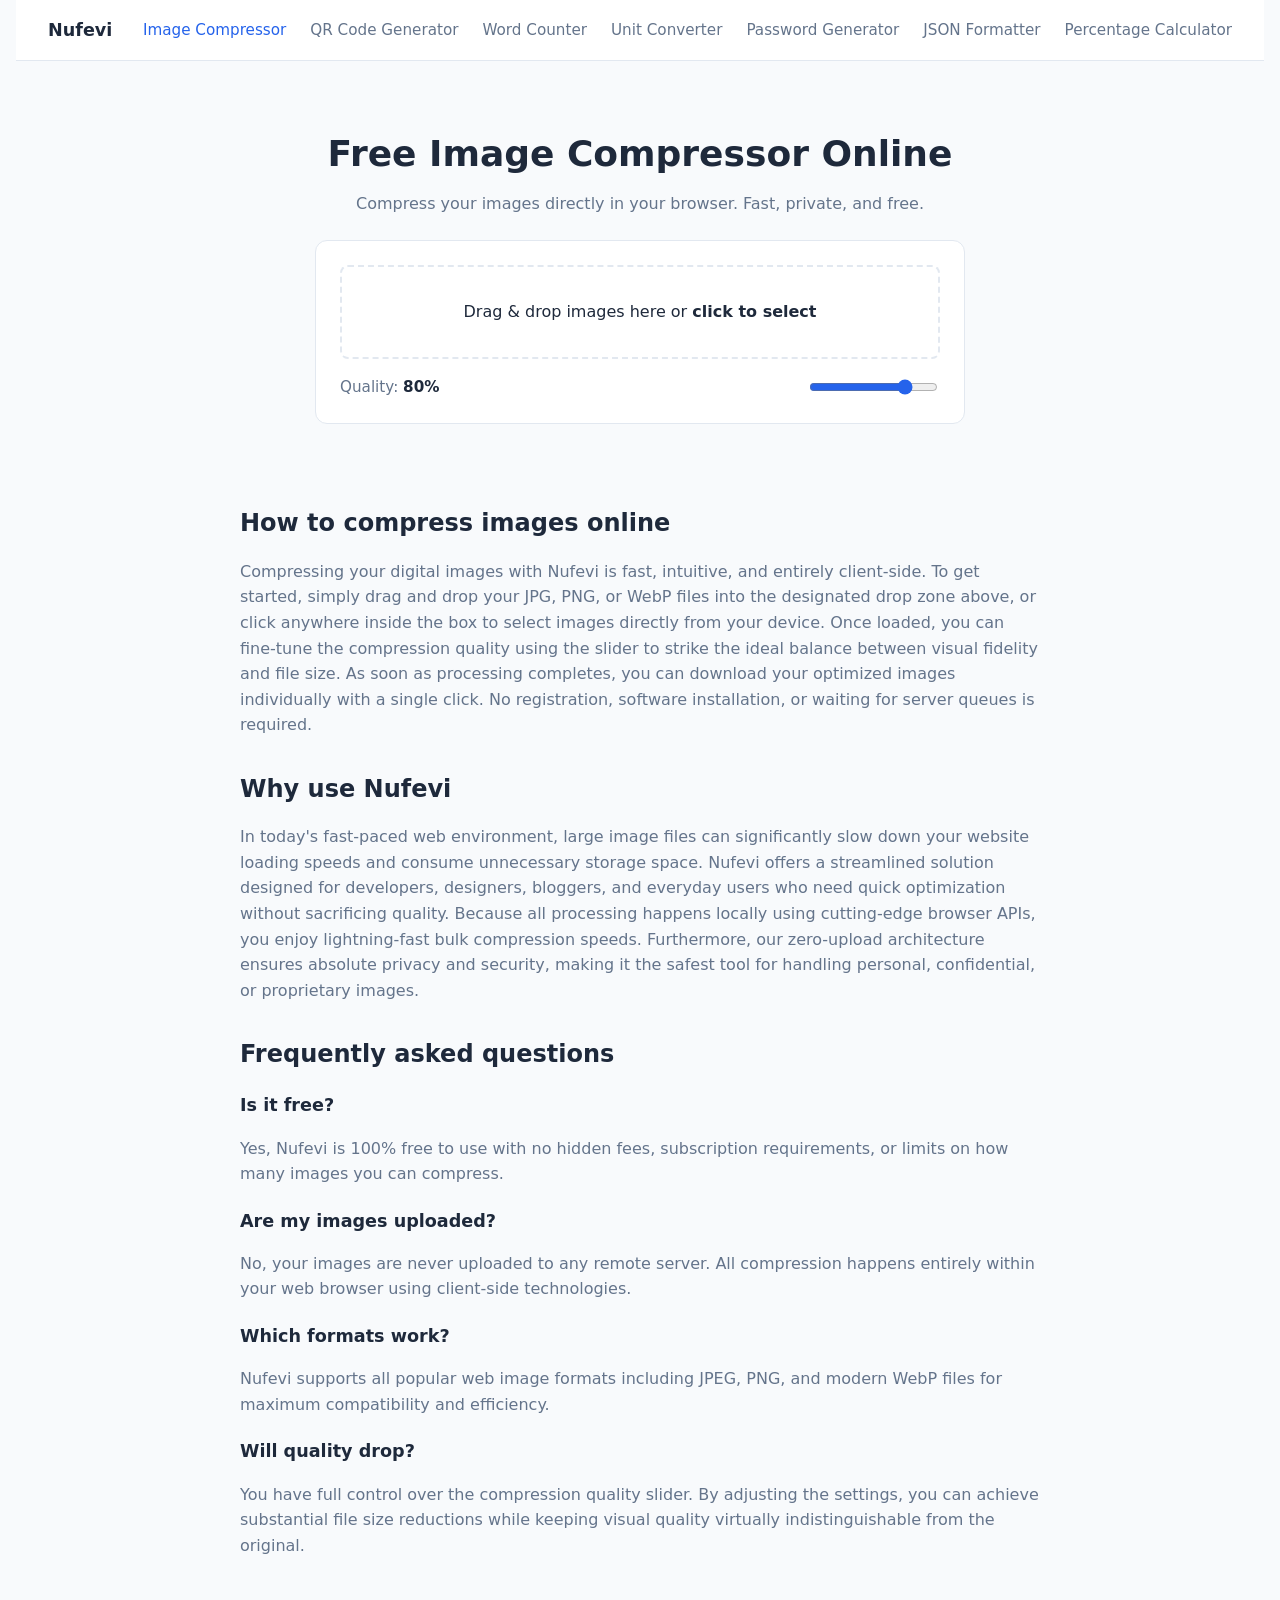
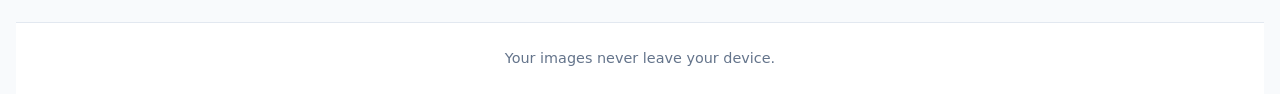
<file: index.html>
<!doctype html>
<html lang="en">
<head>
    <meta charset="UTF-8">
    <meta name="viewport" content="width=device-width, initial-scale=1.0">
    <title>Free Image Compressor Online - Reduce JPG, PNG, WebP Size</title>
    <meta name="google-site-verification" content="-G71B6LtMUlK70YrGAznAt5d-zvxf8aoWisI_3bTXkc" />
    <meta name="description" content="Nufevi is a free, private online image compressor that reduces JPG, PNG, and WebP file sizes instantly in your browser. No upload required.">
    <meta name="claude:viewport-fit-sides" content="cover">
    <style>
        :root {
            --bg: #f8fafc;
            --fg: #1e293b;
            --accent: #2563eb;
            --card-bg: #ffffff;
            --text-muted: #64748b;
            --border: #e2e8f0;
        }
        @media (prefers-color-scheme: dark) {
            :root:not([data-theme="light"]) {
                --bg: #0f172a;
                --fg: #f1f5f9;
                --accent: #60a5fa;
                --card-bg: #1e293b;
                --text-muted: #94a3b8;
                --border: #334155;
                color-scheme: dark;
            }
        }
        :root[data-theme="dark"] {
            --bg: #0f172a;
            --fg: #f1f5f9;
            --accent: #60a5fa;
            --card-bg: #1e293b;
            --text-muted: #94a3b8;
            --border: #334155;
            color-scheme: dark;
        }

        body {
            background: var(--bg);
            color: var(--fg);
            font-family: system-ui, -apple-system, sans-serif;
            margin: 0;
            padding-left: max(16px, env(safe-area-inset-left, 0px));
            padding-right: max(16px, env(safe-area-inset-right, 0px));
            padding-top: env(safe-area-inset-top, 0px);
            padding-bottom: env(safe-area-inset-bottom, 0px);
            line-height: 1.6;
        }

        /* Navbar */
        nav {
            background: var(--card-bg);
            border-bottom: 1px solid var(--border);
            padding: 1rem 2rem;
            display: flex;
            justify-content: space-between;
            align-items: center;
        }
        nav .brand {
            font-weight: 700;
            font-size: 1.1rem;
            color: var(--fg);
            text-decoration: none;
        }
        nav .nav-links {
            display: flex;
            gap: 1.5rem;
            list-style: none;
            margin: 0;
            padding: 0;
        }
        nav .nav-links a {
            color: var(--text-muted);
            text-decoration: none;
            font-size: 0.95rem;
            transition: color 0.2s;
        }
        nav .nav-links a:hover, nav .nav-links a.active {
            color: var(--accent);
        }

        header { padding: 2.5rem 1rem 1.5rem; text-align: center; }
        h1 { font-size: 2.25rem; margin-bottom: 0.5rem; }
        p.subtitle { color: var(--text-muted); max-width: 600px; margin: 0 auto; }

        .controls {
            background: var(--card-bg);
            padding: 1.5rem;
            border-radius: 12px;
            border: 1px solid var(--border);
            max-width: 600px;
            margin: 0 auto 2rem;
            display: flex;
            flex-direction: column;
            gap: 1rem;
        }

        .drop-zone {
            border: 2px dashed var(--border);
            padding: 2rem;
            text-align: center;
            border-radius: 8px;
            cursor: pointer;
            transition: border-color 0.2s;
        }
        .drop-zone:hover { border-color: var(--accent); }

        .image-list {
            display: flex;
            flex-direction: column;
            gap: 1rem;
            max-width: 800px;
            margin: 0 auto 3rem;
            padding: 0 1rem;
        }

        .image-card {
            background: var(--card-bg);
            padding: 1rem;
            border-radius: 8px;
            border: 1px solid var(--border);
            display: flex;
            align-items: center;
            gap: 1rem;
            overflow: hidden;
        }
        .image-card img { width: 64px; height: 64px; object-fit: cover; border-radius: 4px; }
        .details { flex-grow: 1; min-width: 0; }
        .details h4 { margin: 0; white-space: nowrap; overflow: hidden; text-overflow: ellipsis; }
        .details p { margin: 0; font-size: 0.85rem; color: var(--text-muted); }
        button, a.download-btn {
            padding: 0.5rem 1rem;
            border-radius: 6px;
            border: none;
            background: var(--accent);
            color: white;
            cursor: pointer;
            text-decoration: none;
            font-size: 0.9rem;
            display: inline-block;
            text-align: center;
        }
        a.download-btn:hover { opacity: 0.9; }

        /* SEO Content Section */
        .seo-content {
            max-width: 800px;
            margin: 0 auto 4rem;
            padding: 0 1rem;
        }
        .seo-content h2 {
            font-size: 1.5rem;
            margin-top: 2rem;
            margin-bottom: 1rem;
            color: var(--fg);
        }
        .seo-content p {
            color: var(--text-muted);
            margin-bottom: 1rem;
        }
        .faq-item {
            margin-bottom: 1.25rem;
        }
        .faq-item h3 {
            font-size: 1.1rem;
            margin-bottom: 0.35rem;
            color: var(--fg);
        }

        /* Footer */
        footer {
            background: var(--card-bg);
            border-top: 1px solid var(--border);
            text-align: center;
            padding: 1.5rem;
            color: var(--text-muted);
            font-size: 0.9rem;
        }
    </style>
    <link rel="stylesheet" href="nav.css">
</head>
<body>
    <nav>
        <a href="index.html" class="brand">Nufevi</a>
        <ul class="nav-links">
            <li><a href="index.html" class="active">Image Compressor</a></li>
            <li><a href="qr-code.html">QR Code Generator</a></li>
            <li><a href="word-counter.html">Word Counter</a></li>
            <li><a href="unit-converter.html">Unit Converter</a></li>
            <li><a href="password-generator.html">Password Generator</a></li>
            <li><a href="json-formatter.html">JSON Formatter</a></li>
            <li><a href="percentage-calculator.html">Percentage Calculator</a></li>
        </ul>
    </nav>

    <header>
        <h1>Free Image Compressor Online</h1>
        <p class="subtitle">Compress your images directly in your browser. Fast, private, and free.</p>
    </header>

    <main>
        <div class="controls">
            <div class="drop-zone" id="drop-zone">
                Drag & drop images here or <strong>click to select</strong>
                <input type="file" id="file-input" multiple accept="image/*" hidden>
            </div>
            <label style="display: flex; align-items: center; justify-content: space-between; font-size: 0.95rem; color: var(--text-muted);">
                <span>Quality: <strong id="quality-val" style="color: var(--fg);">80%</strong></span>
                <input type="range" id="quality" min="10" max="100" value="80" style="accent-color: var(--accent);">
            </label>
        </div>

        <div class="image-list" id="image-list"></div>

        <section class="seo-content">
            <h2>How to compress images online</h2>
            <p>Compressing your digital images with Nufevi is fast, intuitive, and entirely client-side. To get started, simply drag and drop your JPG, PNG, or WebP files into the designated drop zone above, or click anywhere inside the box to select images directly from your device. Once loaded, you can fine-tune the compression quality using the slider to strike the ideal balance between visual fidelity and file size. As soon as processing completes, you can download your optimized images individually with a single click. No registration, software installation, or waiting for server queues is required.</p>

            <h2>Why use Nufevi</h2>
            <p>In today's fast-paced web environment, large image files can significantly slow down your website loading speeds and consume unnecessary storage space. Nufevi offers a streamlined solution designed for developers, designers, bloggers, and everyday users who need quick optimization without sacrificing quality. Because all processing happens locally using cutting-edge browser APIs, you enjoy lightning-fast bulk compression speeds. Furthermore, our zero-upload architecture ensures absolute privacy and security, making it the safest tool for handling personal, confidential, or proprietary images.</p>

            <h2>Frequently asked questions</h2>

            <div class="faq-item">
                <h3>Is it free?</h3>
                <p>Yes, Nufevi is 100% free to use with no hidden fees, subscription requirements, or limits on how many images you can compress.</p>
            </div>

            <div class="faq-item">
                <h3>Are my images uploaded?</h3>
                <p>No, your images are never uploaded to any remote server. All compression happens entirely within your web browser using client-side technologies.</p>
            </div>

            <div class="faq-item">
                <h3>Which formats work?</h3>
                <p>Nufevi supports all popular web image formats including JPEG, PNG, and modern WebP files for maximum compatibility and efficiency.</p>
            </div>

            <div class="faq-item">
                <h3>Will quality drop?</h3>
                <p>You have full control over the compression quality slider. By adjusting the settings, you can achieve substantial file size reductions while keeping visual quality virtually indistinguishable from the original.</p>
            </div>
        </section>
    </main>

    <footer>
        Your images never leave your device.
    </footer>

    <script type="application/ld+json">
    {
      "@context": "https://schema.org",
      "@type": "FAQPage",
      "mainEntity": [
        {
          "@type": "Question",
          "name": "Is it free?",
          "acceptedAnswer": {
            "@type": "Answer",
            "text": "Yes, Nufevi is 100% free to use with no hidden fees, subscription requirements, or limits on how many images you can compress."
          }
        },
        {
          "@type": "Question",
          "name": "Are my images uploaded?",
          "acceptedAnswer": {
            "@type": "Answer",
            "text": "No, your images are never uploaded to any remote server. All compression happens entirely within your web browser using client-side technologies."
          }
        },
        {
          "@type": "Question",
          "name": "Which formats work?",
          "acceptedAnswer": {
            "@type": "Answer",
            "text": "Nufevi supports all popular web image formats including JPEG, PNG, and modern WebP files for maximum compatibility and efficiency."
          }
        },
        {
          "@type": "Question",
          "name": "Will quality drop?",
          "acceptedAnswer": {
            "@type": "Answer",
            "text": "You have full control over the compression quality slider. By adjusting the settings, you can achieve substantial file size reductions while keeping visual quality virtually indistinguishable from the original."
          }
        }
      ]
    }
    </script>

    <script>
        const fileInput = document.getElementById('file-input');
        const dropZone = document.getElementById('drop-zone');
        const imageList = document.getElementById('image-list');
        const qualityInput = document.getElementById('quality');
        const qualityVal = document.getElementById('quality-val');

        qualityInput.oninput = () => qualityVal.textContent = qualityInput.value + '%';

        dropZone.onclick = () => fileInput.click();

        fileInput.onchange = (e) => handleFiles(e.target.files);

        dropZone.ondragover = (e) => { e.preventDefault(); dropZone.style.borderColor = 'var(--accent)'; };
        dropZone.ondragleave = () => dropZone.style.borderColor = 'var(--border)';
        dropZone.ondrop = (e) => { e.preventDefault(); handleFiles(e.dataTransfer.files); };

        async function handleFiles(files) {
            for (const file of Array.from(files)) {
                const reader = new FileReader();
                reader.onload = async (e) => {
                    const img = new Image();
                    img.src = e.target.result;
                    img.onload = () => compress(img, file.name, file.size, file.type);
                };
                reader.readAsDataURL(file);
            }
        }

        // Helper to test if canvas toDataURL supports a given MIME type
        function supportsMimeType(mime) {
            const canvas = document.createElement('canvas');
            canvas.width = 1;
            canvas.height = 1;
            return canvas.toDataURL(mime).indexOf(mime) === 5;
        }

        async function compress(img, name, originalSize, originalType) {
            const canvas = document.createElement('canvas');
            canvas.width = img.width;
            canvas.height = img.height;
            const ctx = canvas.getContext('2d');
            ctx.drawImage(img, 0, 0);

            const quality = qualityInput.value / 100;

            let targetMime = originalType;
            if (originalType === 'image/png') {
                targetMime = supportsMimeType('image/webp') ? 'image/webp' : 'image/jpeg';
            } else if (originalType !== 'image/jpeg' && originalType !== 'image/webp') {
                targetMime = 'image/jpeg';
            }

            let dataUrl = canvas.toDataURL(targetMime, quality);
            let binary = atob(dataUrl.split(',')[1]);
            let newSize = binary.length;

            let isAlreadyOptimized = false;
            if (newSize >= originalSize) {
                isAlreadyOptimized = true;
                newSize = originalSize;
                dataUrl = img.src;
            }

            const lastDotIndex = name.lastIndexOf('.');
            const baseName = lastDotIndex !== -1 ? name.substring(0, lastDotIndex) : name;
            let ext = 'jpg';
            if (!isAlreadyOptimized) {
                if (targetMime === 'image/webp') ext = 'webp';
                else if (targetMime === 'image/jpeg') ext = 'jpg';
                else if (targetMime === 'image/png') ext = 'png';
            } else {
                if (lastDotIndex !== -1) {
                    ext = name.substring(lastDotIndex + 1);
                }
            }
            const newFileName = `${baseName}.${ext}`;

            let percentText = '';
            if (isAlreadyOptimized) {
                percentText = 'Already optimized';
            } else {
                const percent = ((1 - newSize / originalSize) * 100).toFixed(1);
                percentText = `Saved ${percent}%`;
            }

            const card = document.createElement('div');
            card.className = 'image-card';
            card.innerHTML = `
                <img src="${dataUrl}">
                <div class="details">
                    <h4>${name}</h4>
                    <p>${(originalSize/1024).toFixed(1)} KB → ${(newSize/1024).toFixed(1)} KB (${percentText})</p>
                </div>
                <a href="${dataUrl}" download="${newFileName}" class="download-btn">Download</a>
            `;
            imageList.appendChild(card);
        }
    </script>
    <script src="nav.js"></script>
</body>
</html>
</file>
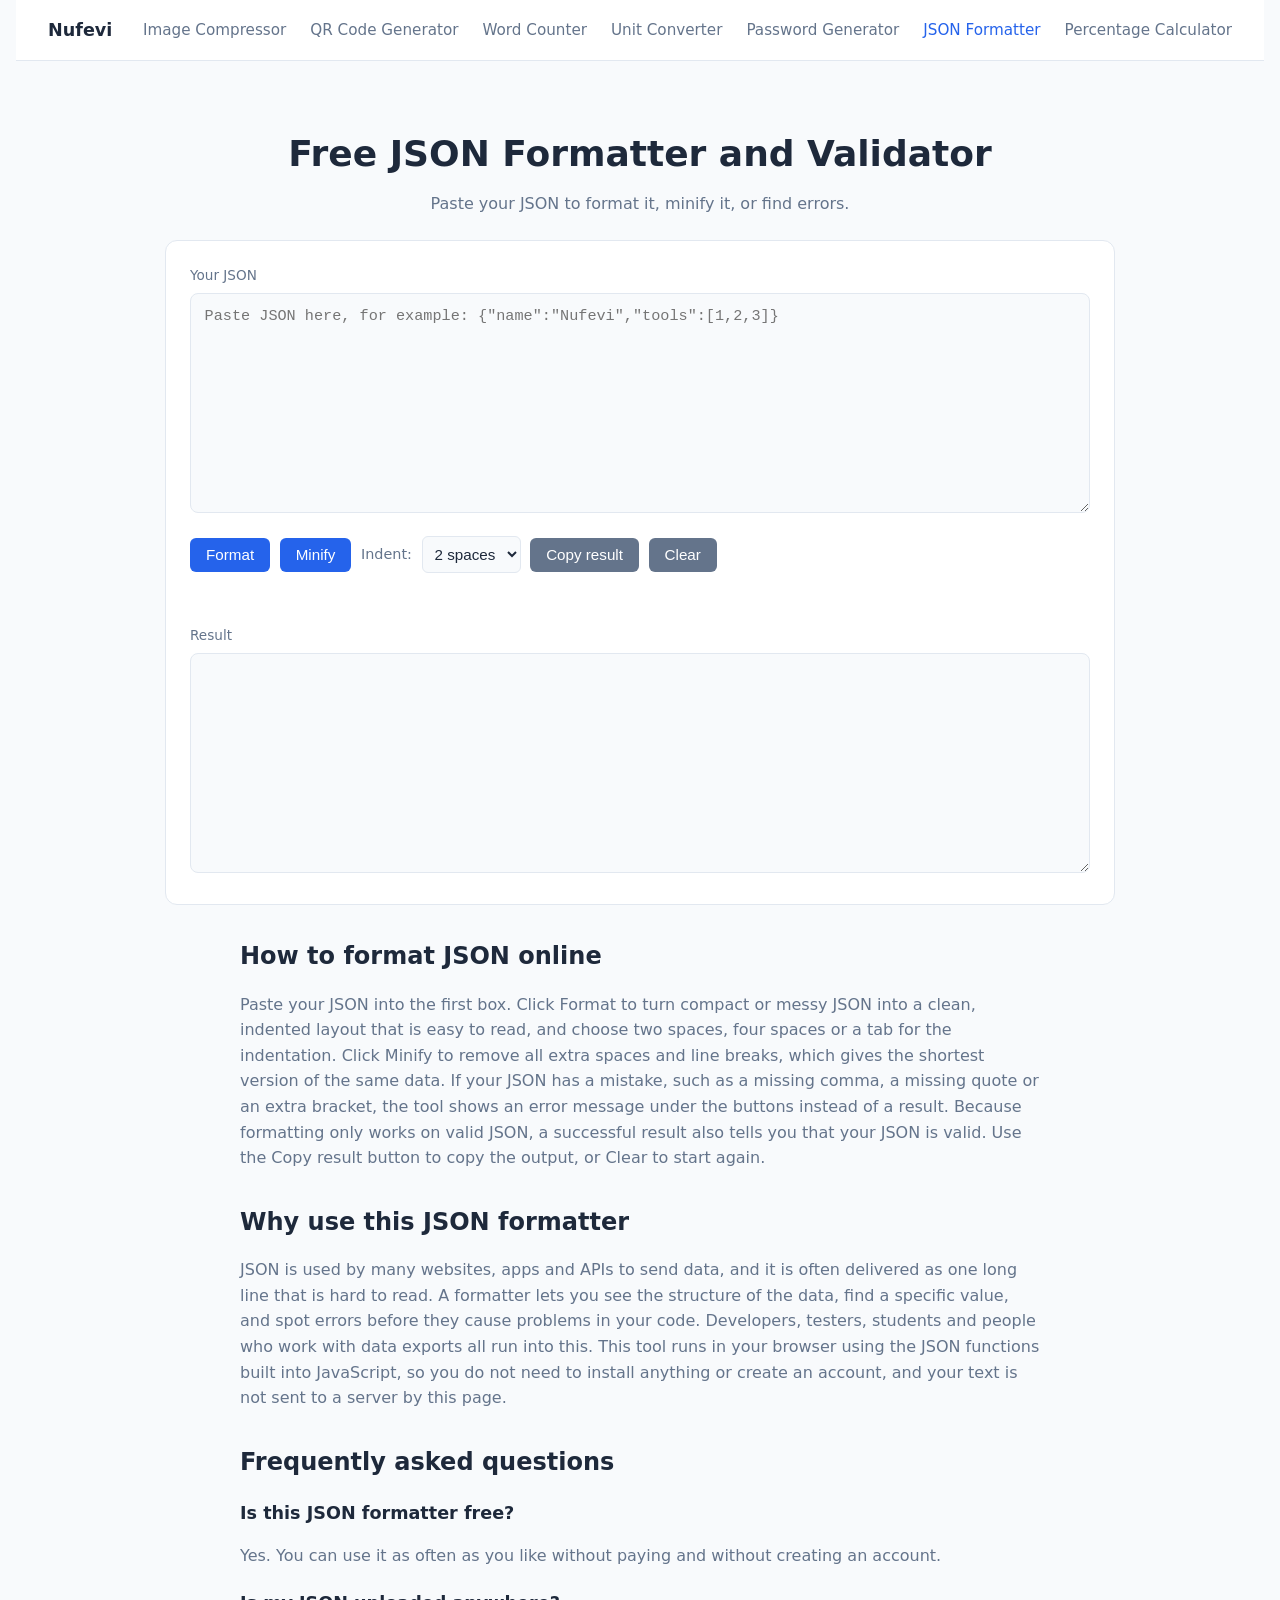
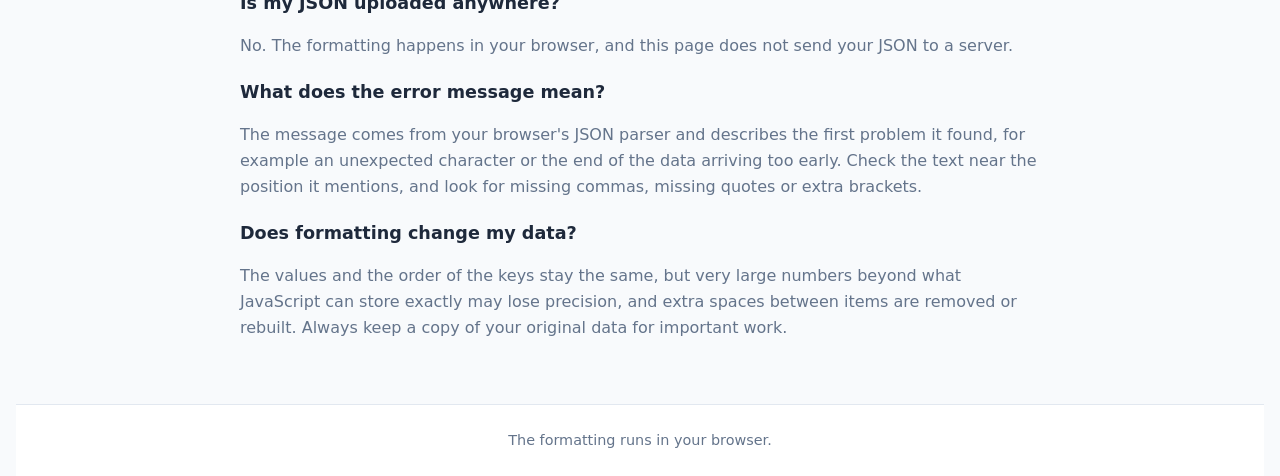
<file: json-formatter.html>
<!doctype html>
<html lang="en">
<head>
    <meta charset="UTF-8">
    <meta name="viewport" content="width=device-width, initial-scale=1.0">
    <title>Free JSON Formatter and Validator Online</title>
    <meta name="description" content="Format, beautify, minify and validate JSON online. Paste your JSON, see errors instantly and copy the result. Free and runs in your browser.">
    <style>
        :root {
            --bg: #f8fafc;
            --fg: #1e293b;
            --accent: #2563eb;
            --card-bg: #ffffff;
            --text-muted: #64748b;
            --border: #e2e8f0;
            --ok: #15803d;
            --err: #b91c1c;
        }
        @media (prefers-color-scheme: dark) {
            :root:not([data-theme="light"]) {
                --bg: #0f172a;
                --fg: #f1f5f9;
                --accent: #60a5fa;
                --card-bg: #1e293b;
                --text-muted: #94a3b8;
                --border: #334155;
                --ok: #4ade80;
                --err: #f87171;
                color-scheme: dark;
            }
        }
        :root[data-theme="dark"] {
            --bg: #0f172a;
            --fg: #f1f5f9;
            --accent: #60a5fa;
            --card-bg: #1e293b;
            --text-muted: #94a3b8;
            --border: #334155;
            --ok: #4ade80;
            --err: #f87171;
            color-scheme: dark;
        }
        body {
            background: var(--bg);
            color: var(--fg);
            font-family: system-ui, -apple-system, sans-serif;
            margin: 0;
            padding-left: max(16px, env(safe-area-inset-left, 0px));
            padding-right: max(16px, env(safe-area-inset-right, 0px));
            padding-top: env(safe-area-inset-top, 0px);
            padding-bottom: env(safe-area-inset-bottom, 0px);
            line-height: 1.6;
        }
        nav {
            background: var(--card-bg);
            border-bottom: 1px solid var(--border);
            padding: 1rem 2rem;
            display: flex;
            justify-content: space-between;
            align-items: center;
            flex-wrap: wrap;
            gap: 0.5rem;
        }
        nav .brand {
            font-weight: 700;
            font-size: 1.1rem;
            color: var(--fg);
            text-decoration: none;
        }
        nav .nav-links {
            display: flex;
            gap: 1.5rem;
            list-style: none;
            margin: 0;
            padding: 0;
            flex-wrap: wrap;
        }
        nav .nav-links a {
            color: var(--text-muted);
            text-decoration: none;
            font-size: 0.95rem;
            transition: color 0.2s;
        }
        nav .nav-links a:hover, nav .nav-links a.active {
            color: var(--accent);
        }
        header { padding: 2.5rem 1rem 1.5rem; text-align: center; }
        h1 { font-size: 2.25rem; margin-bottom: 0.5rem; }
        p.subtitle { color: var(--text-muted); max-width: 600px; margin: 0 auto; }
        .tool {
            background: var(--card-bg);
            padding: 1.5rem;
            border-radius: 12px;
            border: 1px solid var(--border);
            max-width: 900px;
            margin: 0 auto 2rem;
        }
        label.block { display: block; font-size: 0.85rem; color: var(--text-muted); margin-bottom: 0.35rem; }
        textarea {
            width: 100%;
            min-height: 220px;
            box-sizing: border-box;
            padding: 0.85rem;
            border-radius: 8px;
            border: 1px solid var(--border);
            background: var(--bg);
            color: var(--fg);
            font-size: 0.95rem;
            font-family: ui-monospace, SFMono-Regular, Menlo, Consolas, monospace;
            resize: vertical;
            white-space: pre;
            overflow: auto;
        }
        textarea:focus { outline: 2px solid var(--accent); }
        .actions {
            display: flex;
            flex-wrap: wrap;
            gap: 0.6rem;
            align-items: center;
            margin: 1rem 0;
        }
        button {
            padding: 0.55rem 1rem;
            border-radius: 6px;
            border: none;
            background: var(--accent);
            color: white;
            cursor: pointer;
            font-size: 0.95rem;
        }
        button:hover { opacity: 0.9; }
        button.secondary { background: var(--text-muted); }
        select {
            padding: 0.5rem;
            border-radius: 6px;
            border: 1px solid var(--border);
            background: var(--bg);
            color: var(--fg);
            font-size: 0.95rem;
        }
        #status { min-height: 1.5rem; margin-bottom: 0.75rem; font-weight: 600; word-break: break-word; }
        #status.ok { color: var(--ok); }
        #status.err { color: var(--err); }
        .seo-content {
            max-width: 800px;
            margin: 0 auto 4rem;
            padding: 0 1rem;
        }
        .seo-content h2 {
            font-size: 1.5rem;
            margin-top: 2rem;
            margin-bottom: 1rem;
            color: var(--fg);
        }
        .seo-content p { color: var(--text-muted); margin-bottom: 1rem; }
        .faq-item { margin-bottom: 1.25rem; }
        .faq-item h3 { font-size: 1.1rem; margin-bottom: 0.35rem; color: var(--fg); }
        footer {
            background: var(--card-bg);
            border-top: 1px solid var(--border);
            text-align: center;
            padding: 1.5rem;
            color: var(--text-muted);
            font-size: 0.9rem;
        }
    </style>
    <link rel="stylesheet" href="nav.css">
</head>
<body>
    <nav>
        <a href="index.html" class="brand">Nufevi</a>
        <ul class="nav-links">
            <li><a href="index.html">Image Compressor</a></li>
            <li><a href="qr-code.html">QR Code Generator</a></li>
            <li><a href="word-counter.html">Word Counter</a></li>
            <li><a href="unit-converter.html">Unit Converter</a></li>
            <li><a href="password-generator.html">Password Generator</a></li>
            <li><a href="json-formatter.html" class="active">JSON Formatter</a></li>
            <li><a href="percentage-calculator.html">Percentage Calculator</a></li>
        </ul>
    </nav>

    <header>
        <h1>Free JSON Formatter and Validator</h1>
        <p class="subtitle">Paste your JSON to format it, minify it, or find errors.</p>
    </header>

    <main>
        <div class="tool">
            <label class="block" for="input">Your JSON</label>
            <textarea id="input" placeholder='Paste JSON here, for example: {"name":"Nufevi","tools":[1,2,3]}' spellcheck="false"></textarea>

            <div class="actions">
                <button id="format-btn">Format</button>
                <button id="minify-btn">Minify</button>
                <label for="indent" style="font-size:0.9rem;color:var(--text-muted);">Indent:</label>
                <select id="indent">
                    <option value="2">2 spaces</option>
                    <option value="4">4 spaces</option>
                    <option value="tab">Tab</option>
                </select>
                <button id="copy-btn" class="secondary">Copy result</button>
                <button id="clear-btn" class="secondary">Clear</button>
            </div>

            <div id="status"></div>

            <label class="block" for="output">Result</label>
            <textarea id="output" readonly spellcheck="false"></textarea>
        </div>

        <section class="seo-content">
            <h2>How to format JSON online</h2>
            <p>Paste your JSON into the first box. Click Format to turn compact or messy JSON into a clean, indented layout that is easy to read, and choose two spaces, four spaces or a tab for the indentation. Click Minify to remove all extra spaces and line breaks, which gives the shortest version of the same data. If your JSON has a mistake, such as a missing comma, a missing quote or an extra bracket, the tool shows an error message under the buttons instead of a result. Because formatting only works on valid JSON, a successful result also tells you that your JSON is valid. Use the Copy result button to copy the output, or Clear to start again.</p>

            <h2>Why use this JSON formatter</h2>
            <p>JSON is used by many websites, apps and APIs to send data, and it is often delivered as one long line that is hard to read. A formatter lets you see the structure of the data, find a specific value, and spot errors before they cause problems in your code. Developers, testers, students and people who work with data exports all run into this. This tool runs in your browser using the JSON functions built into JavaScript, so you do not need to install anything or create an account, and your text is not sent to a server by this page.</p>

            <h2>Frequently asked questions</h2>

            <div class="faq-item">
                <h3>Is this JSON formatter free?</h3>
                <p>Yes. You can use it as often as you like without paying and without creating an account.</p>
            </div>

            <div class="faq-item">
                <h3>Is my JSON uploaded anywhere?</h3>
                <p>No. The formatting happens in your browser, and this page does not send your JSON to a server.</p>
            </div>

            <div class="faq-item">
                <h3>What does the error message mean?</h3>
                <p>The message comes from your browser's JSON parser and describes the first problem it found, for example an unexpected character or the end of the data arriving too early. Check the text near the position it mentions, and look for missing commas, missing quotes or extra brackets.</p>
            </div>

            <div class="faq-item">
                <h3>Does formatting change my data?</h3>
                <p>The values and the order of the keys stay the same, but very large numbers beyond what JavaScript can store exactly may lose precision, and extra spaces between items are removed or rebuilt. Always keep a copy of your original data for important work.</p>
            </div>
        </section>
    </main>

    <footer>
        The formatting runs in your browser.
    </footer>

    <script type="application/ld+json">
    {
      "@context": "https://schema.org",
      "@type": "FAQPage",
      "mainEntity": [
        {
          "@type": "Question",
          "name": "Is this JSON formatter free?",
          "acceptedAnswer": {
            "@type": "Answer",
            "text": "Yes. You can use it as often as you like without paying and without creating an account."
          }
        },
        {
          "@type": "Question",
          "name": "Is my JSON uploaded anywhere?",
          "acceptedAnswer": {
            "@type": "Answer",
            "text": "No. The formatting happens in your browser, and this page does not send your JSON to a server."
          }
        },
        {
          "@type": "Question",
          "name": "What does the error message mean?",
          "acceptedAnswer": {
            "@type": "Answer",
            "text": "The message comes from your browser's JSON parser and describes the first problem it found, for example an unexpected character or the end of the data arriving too early. Check the text near the position it mentions, and look for missing commas, missing quotes or extra brackets."
          }
        },
        {
          "@type": "Question",
          "name": "Does formatting change my data?",
          "acceptedAnswer": {
            "@type": "Answer",
            "text": "The values and the order of the keys stay the same, but very large numbers beyond what JavaScript can store exactly may lose precision, and extra spaces between items are removed or rebuilt. Always keep a copy of your original data for important work."
          }
        }
      ]
    }
    </script>

    <script>
        var inputEl = document.getElementById('input');
        var outputEl = document.getElementById('output');
        var statusEl = document.getElementById('status');
        var indentEl = document.getElementById('indent');

        function setStatus(text, cls) {
            statusEl.textContent = text;
            statusEl.className = cls || '';
        }

        function run(mode) {
            var raw = inputEl.value;
            if (!raw.trim()) {
                outputEl.value = '';
                setStatus('Paste some JSON first.', 'err');
                return;
            }
            try {
                var data = JSON.parse(raw);
                var indent = indentEl.value === 'tab' ? '\t' : Number(indentEl.value);
                outputEl.value = mode === 'minify' ? JSON.stringify(data) : JSON.stringify(data, null, indent);
                setStatus(mode === 'minify' ? 'Valid JSON. Minified.' : 'Valid JSON. Formatted.', 'ok');
            } catch (e) {
                outputEl.value = '';
                setStatus('Invalid JSON: ' + e.message, 'err');
            }
        }

        document.getElementById('format-btn').addEventListener('click', function () { run('format'); });
        document.getElementById('minify-btn').addEventListener('click', function () { run('minify'); });

        document.getElementById('clear-btn').addEventListener('click', function () {
            inputEl.value = '';
            outputEl.value = '';
            setStatus('', '');
            inputEl.focus();
        });

        document.getElementById('copy-btn').addEventListener('click', function () {
            var btn = document.getElementById('copy-btn');
            if (!outputEl.value) {
                setStatus('Nothing to copy yet. Click Format or Minify first.', 'err');
                return;
            }
            var done = function () {
                btn.textContent = 'Copied!';
                setTimeout(function () { btn.textContent = 'Copy result'; }, 1500);
            };
            if (navigator.clipboard && navigator.clipboard.writeText) {
                navigator.clipboard.writeText(outputEl.value).then(done);
            } else {
                outputEl.select();
                document.execCommand('copy');
                done();
            }
        });
    </script>
    <script src="nav.js"></script>
</body>
</html>
</file>
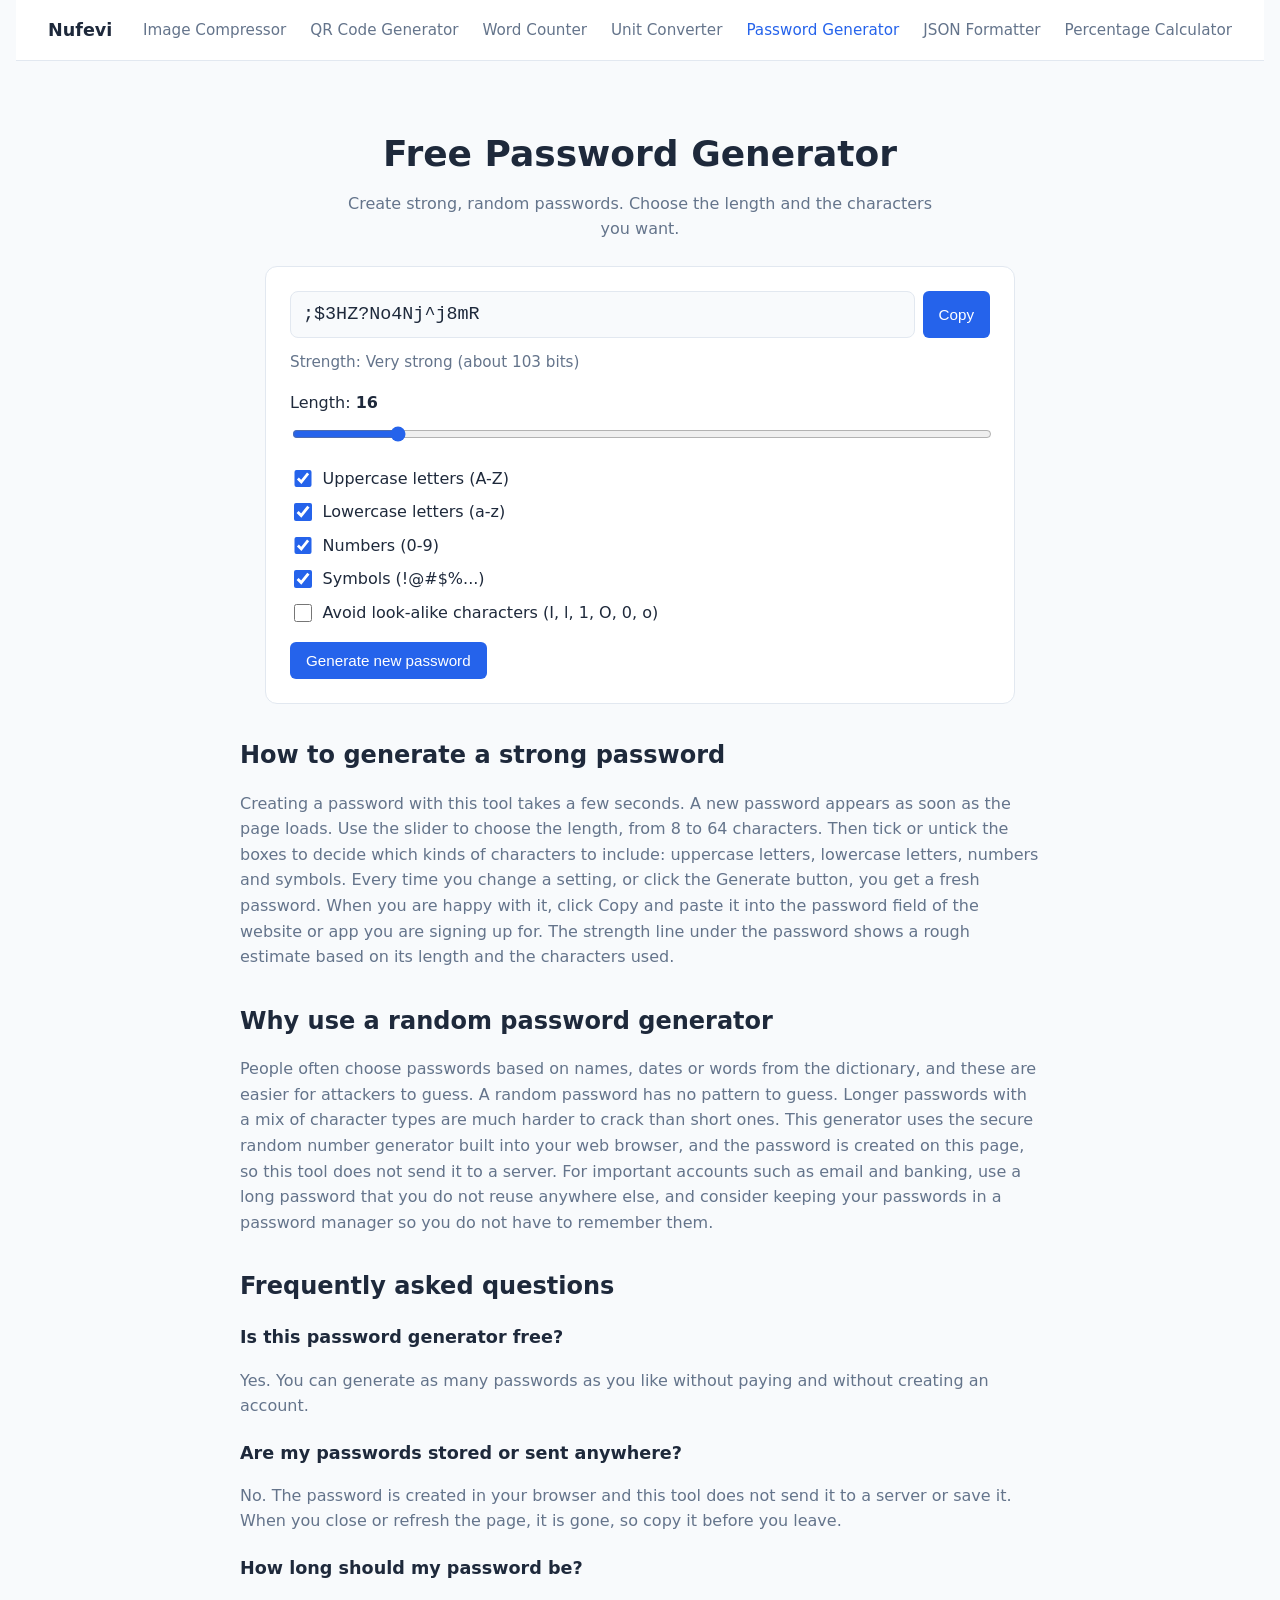
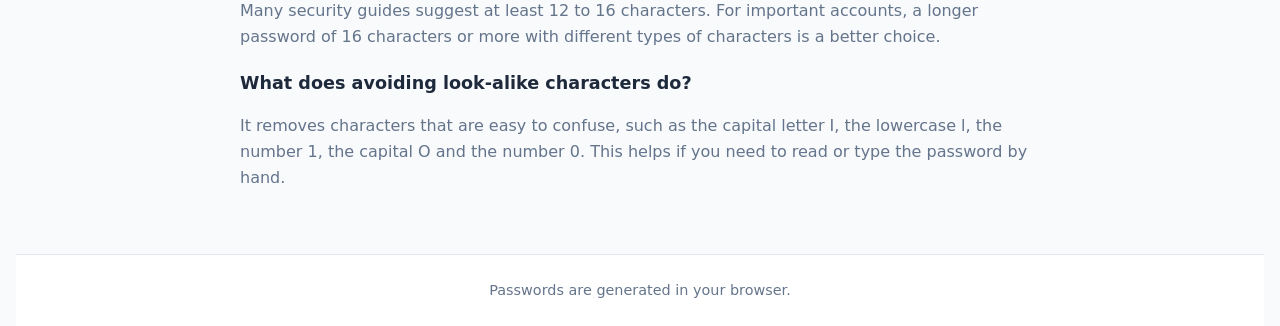
<file: password-generator.html>
<!doctype html>
<html lang="en">
<head>
    <meta charset="UTF-8">
    <meta name="viewport" content="width=device-width, initial-scale=1.0">
    <title>Free Password Generator - Create Strong Random Passwords</title>
    <meta name="description" content="Generate strong, random passwords instantly. Choose the length and characters, then copy. Free online password generator that runs in your browser.">
    <style>
        :root {
            --bg: #f8fafc;
            --fg: #1e293b;
            --accent: #2563eb;
            --card-bg: #ffffff;
            --text-muted: #64748b;
            --border: #e2e8f0;
        }
        @media (prefers-color-scheme: dark) {
            :root:not([data-theme="light"]) {
                --bg: #0f172a;
                --fg: #f1f5f9;
                --accent: #60a5fa;
                --card-bg: #1e293b;
                --text-muted: #94a3b8;
                --border: #334155;
                color-scheme: dark;
            }
        }
        :root[data-theme="dark"] {
            --bg: #0f172a;
            --fg: #f1f5f9;
            --accent: #60a5fa;
            --card-bg: #1e293b;
            --text-muted: #94a3b8;
            --border: #334155;
            color-scheme: dark;
        }
        body {
            background: var(--bg);
            color: var(--fg);
            font-family: system-ui, -apple-system, sans-serif;
            margin: 0;
            padding-left: max(16px, env(safe-area-inset-left, 0px));
            padding-right: max(16px, env(safe-area-inset-right, 0px));
            padding-top: env(safe-area-inset-top, 0px);
            padding-bottom: env(safe-area-inset-bottom, 0px);
            line-height: 1.6;
        }
        nav {
            background: var(--card-bg);
            border-bottom: 1px solid var(--border);
            padding: 1rem 2rem;
            display: flex;
            justify-content: space-between;
            align-items: center;
            flex-wrap: wrap;
            gap: 0.5rem;
        }
        nav .brand {
            font-weight: 700;
            font-size: 1.1rem;
            color: var(--fg);
            text-decoration: none;
        }
        nav .nav-links {
            display: flex;
            gap: 1.5rem;
            list-style: none;
            margin: 0;
            padding: 0;
            flex-wrap: wrap;
        }
        nav .nav-links a {
            color: var(--text-muted);
            text-decoration: none;
            font-size: 0.95rem;
            transition: color 0.2s;
        }
        nav .nav-links a:hover, nav .nav-links a.active {
            color: var(--accent);
        }
        header { padding: 2.5rem 1rem 1.5rem; text-align: center; }
        h1 { font-size: 2.25rem; margin-bottom: 0.5rem; }
        p.subtitle { color: var(--text-muted); max-width: 600px; margin: 0 auto; }
        .tool {
            background: var(--card-bg);
            padding: 1.5rem;
            border-radius: 12px;
            border: 1px solid var(--border);
            max-width: 700px;
            margin: 0 auto 2rem;
        }
        .output-row { display: flex; gap: 0.5rem; }
        #password {
            flex: 1;
            min-width: 0;
            padding: 0.75rem;
            border-radius: 8px;
            border: 1px solid var(--border);
            background: var(--bg);
            color: var(--fg);
            font-size: 1.15rem;
            font-family: ui-monospace, SFMono-Regular, Menlo, Consolas, monospace;
        }
        button {
            padding: 0.65rem 1rem;
            border-radius: 6px;
            border: none;
            background: var(--accent);
            color: white;
            cursor: pointer;
            font-size: 0.95rem;
        }
        button:hover { opacity: 0.9; }
        button.secondary { background: var(--text-muted); }
        #strength { margin: 0.75rem 0 1rem; font-size: 0.95rem; color: var(--text-muted); }
        .option { display: flex; align-items: center; gap: 0.5rem; margin: 0.5rem 0; }
        .option input[type="checkbox"] { width: 1.1rem; height: 1.1rem; accent-color: var(--accent); }
        .length-row { display: flex; align-items: center; justify-content: space-between; margin-bottom: 0.5rem; }
        input[type="range"] { width: 100%; accent-color: var(--accent); }
        .actions { margin-top: 1rem; display: flex; gap: 0.75rem; }
        .seo-content {
            max-width: 800px;
            margin: 0 auto 4rem;
            padding: 0 1rem;
        }
        .seo-content h2 {
            font-size: 1.5rem;
            margin-top: 2rem;
            margin-bottom: 1rem;
            color: var(--fg);
        }
        .seo-content p { color: var(--text-muted); margin-bottom: 1rem; }
        .faq-item { margin-bottom: 1.25rem; }
        .faq-item h3 { font-size: 1.1rem; margin-bottom: 0.35rem; color: var(--fg); }
        footer {
            background: var(--card-bg);
            border-top: 1px solid var(--border);
            text-align: center;
            padding: 1.5rem;
            color: var(--text-muted);
            font-size: 0.9rem;
        }
    </style>
    <link rel="stylesheet" href="nav.css">
</head>
<body>
    <nav>
        <a href="index.html" class="brand">Nufevi</a>
        <ul class="nav-links">
            <li><a href="index.html">Image Compressor</a></li>
            <li><a href="qr-code.html">QR Code Generator</a></li>
            <li><a href="word-counter.html">Word Counter</a></li>
            <li><a href="unit-converter.html">Unit Converter</a></li>
            <li><a href="password-generator.html" class="active">Password Generator</a></li>
            <li><a href="json-formatter.html">JSON Formatter</a></li>
            <li><a href="percentage-calculator.html">Percentage Calculator</a></li>
        </ul>
    </nav>

    <header>
        <h1>Free Password Generator</h1>
        <p class="subtitle">Create strong, random passwords. Choose the length and the characters you want.</p>
    </header>

    <main>
        <div class="tool">
            <div class="output-row">
                <input type="text" id="password" readonly aria-label="Generated password">
                <button id="copy-btn">Copy</button>
            </div>
            <div id="strength"></div>

            <div class="length-row">
                <label for="length">Length: <strong id="length-val">16</strong></label>
            </div>
            <input type="range" id="length" min="8" max="64" value="16">

            <div style="margin-top: 1rem;">
                <label class="option"><input type="checkbox" id="upper" checked> Uppercase letters (A-Z)</label>
                <label class="option"><input type="checkbox" id="lower" checked> Lowercase letters (a-z)</label>
                <label class="option"><input type="checkbox" id="numbers" checked> Numbers (0-9)</label>
                <label class="option"><input type="checkbox" id="symbols" checked> Symbols (!@#$%...)</label>
                <label class="option"><input type="checkbox" id="nosimilar"> Avoid look-alike characters (I, l, 1, O, 0, o)</label>
            </div>

            <div class="actions">
                <button id="generate-btn">Generate new password</button>
            </div>
        </div>

        <section class="seo-content">
            <h2>How to generate a strong password</h2>
            <p>Creating a password with this tool takes a few seconds. A new password appears as soon as the page loads. Use the slider to choose the length, from 8 to 64 characters. Then tick or untick the boxes to decide which kinds of characters to include: uppercase letters, lowercase letters, numbers and symbols. Every time you change a setting, or click the Generate button, you get a fresh password. When you are happy with it, click Copy and paste it into the password field of the website or app you are signing up for. The strength line under the password shows a rough estimate based on its length and the characters used.</p>

            <h2>Why use a random password generator</h2>
            <p>People often choose passwords based on names, dates or words from the dictionary, and these are easier for attackers to guess. A random password has no pattern to guess. Longer passwords with a mix of character types are much harder to crack than short ones. This generator uses the secure random number generator built into your web browser, and the password is created on this page, so this tool does not send it to a server. For important accounts such as email and banking, use a long password that you do not reuse anywhere else, and consider keeping your passwords in a password manager so you do not have to remember them.</p>

            <h2>Frequently asked questions</h2>

            <div class="faq-item">
                <h3>Is this password generator free?</h3>
                <p>Yes. You can generate as many passwords as you like without paying and without creating an account.</p>
            </div>

            <div class="faq-item">
                <h3>Are my passwords stored or sent anywhere?</h3>
                <p>No. The password is created in your browser and this tool does not send it to a server or save it. When you close or refresh the page, it is gone, so copy it before you leave.</p>
            </div>

            <div class="faq-item">
                <h3>How long should my password be?</h3>
                <p>Many security guides suggest at least 12 to 16 characters. For important accounts, a longer password of 16 characters or more with different types of characters is a better choice.</p>
            </div>

            <div class="faq-item">
                <h3>What does avoiding look-alike characters do?</h3>
                <p>It removes characters that are easy to confuse, such as the capital letter I, the lowercase l, the number 1, the capital O and the number 0. This helps if you need to read or type the password by hand.</p>
            </div>
        </section>
    </main>

    <footer>
        Passwords are generated in your browser.
    </footer>

    <script type="application/ld+json">
    {
      "@context": "https://schema.org",
      "@type": "FAQPage",
      "mainEntity": [
        {
          "@type": "Question",
          "name": "Is this password generator free?",
          "acceptedAnswer": {
            "@type": "Answer",
            "text": "Yes. You can generate as many passwords as you like without paying and without creating an account."
          }
        },
        {
          "@type": "Question",
          "name": "Are my passwords stored or sent anywhere?",
          "acceptedAnswer": {
            "@type": "Answer",
            "text": "No. The password is created in your browser and this tool does not send it to a server or save it. When you close or refresh the page, it is gone, so copy it before you leave."
          }
        },
        {
          "@type": "Question",
          "name": "How long should my password be?",
          "acceptedAnswer": {
            "@type": "Answer",
            "text": "Many security guides suggest at least 12 to 16 characters. For important accounts, a longer password of 16 characters or more with different types of characters is a better choice."
          }
        },
        {
          "@type": "Question",
          "name": "What does avoiding look-alike characters do?",
          "acceptedAnswer": {
            "@type": "Answer",
            "text": "It removes characters that are easy to confuse, such as the capital letter I, the lowercase l, the number 1, the capital O and the number 0. This helps if you need to read or type the password by hand."
          }
        }
      ]
    }
    </script>

    <script>
        var sets = {
            upper: 'ABCDEFGHIJKLMNOPQRSTUVWXYZ',
            lower: 'abcdefghijklmnopqrstuvwxyz',
            numbers: '0123456789',
            symbols: '!@#$%^&*()-_=+[]{};:,.?'
        };
        var similar = /[Il1O0o]/g;

        var lengthEl = document.getElementById('length');
        var lengthVal = document.getElementById('length-val');
        var out = document.getElementById('password');
        var strengthEl = document.getElementById('strength');
        var noSimilar = document.getElementById('nosimilar');

        function randInt(max) {
            var limit = Math.floor(4294967296 / max) * max;
            var a = new Uint32Array(1);
            do {
                crypto.getRandomValues(a);
            } while (a[0] >= limit);
            return a[0] % max;
        }

        function generate() {
            var chosen = [];
            ['upper', 'lower', 'numbers', 'symbols'].forEach(function (k) {
                if (document.getElementById(k).checked) {
                    var s = sets[k];
                    if (noSimilar.checked) s = s.replace(similar, '');
                    chosen.push(s);
                }
            });
            if (chosen.length === 0) {
                out.value = '';
                strengthEl.textContent = 'Select at least one type of character.';
                return;
            }
            var len = Number(lengthEl.value);
            var all = chosen.join('');
            var chars = [];
            chosen.forEach(function (s) {
                chars.push(s.charAt(randInt(s.length)));
            });
            while (chars.length < len) {
                chars.push(all.charAt(randInt(all.length)));
            }
            for (var i = chars.length - 1; i > 0; i--) {
                var j = randInt(i + 1);
                var t = chars[i];
                chars[i] = chars[j];
                chars[j] = t;
            }
            out.value = chars.join('');

            var bits = Math.round(len * Math.log(all.length) / Math.log(2));
            var label = 'Weak';
            if (bits >= 100) label = 'Very strong';
            else if (bits >= 70) label = 'Strong';
            else if (bits >= 50) label = 'Fair';
            strengthEl.textContent = 'Strength: ' + label + ' (about ' + bits + ' bits)';
        }

        lengthEl.addEventListener('input', function () {
            lengthVal.textContent = lengthEl.value;
            generate();
        });
        ['upper', 'lower', 'numbers', 'symbols', 'nosimilar'].forEach(function (id) {
            document.getElementById(id).addEventListener('change', generate);
        });
        document.getElementById('generate-btn').addEventListener('click', generate);

        document.getElementById('copy-btn').addEventListener('click', function () {
            var btn = document.getElementById('copy-btn');
            if (!out.value) return;
            var done = function () {
                btn.textContent = 'Copied!';
                setTimeout(function () { btn.textContent = 'Copy'; }, 1500);
            };
            if (navigator.clipboard && navigator.clipboard.writeText) {
                navigator.clipboard.writeText(out.value).then(done);
            } else {
                out.select();
                document.execCommand('copy');
                done();
            }
        });

        generate();
    </script>
    <script src="nav.js"></script>
</body>
</html>
</file>
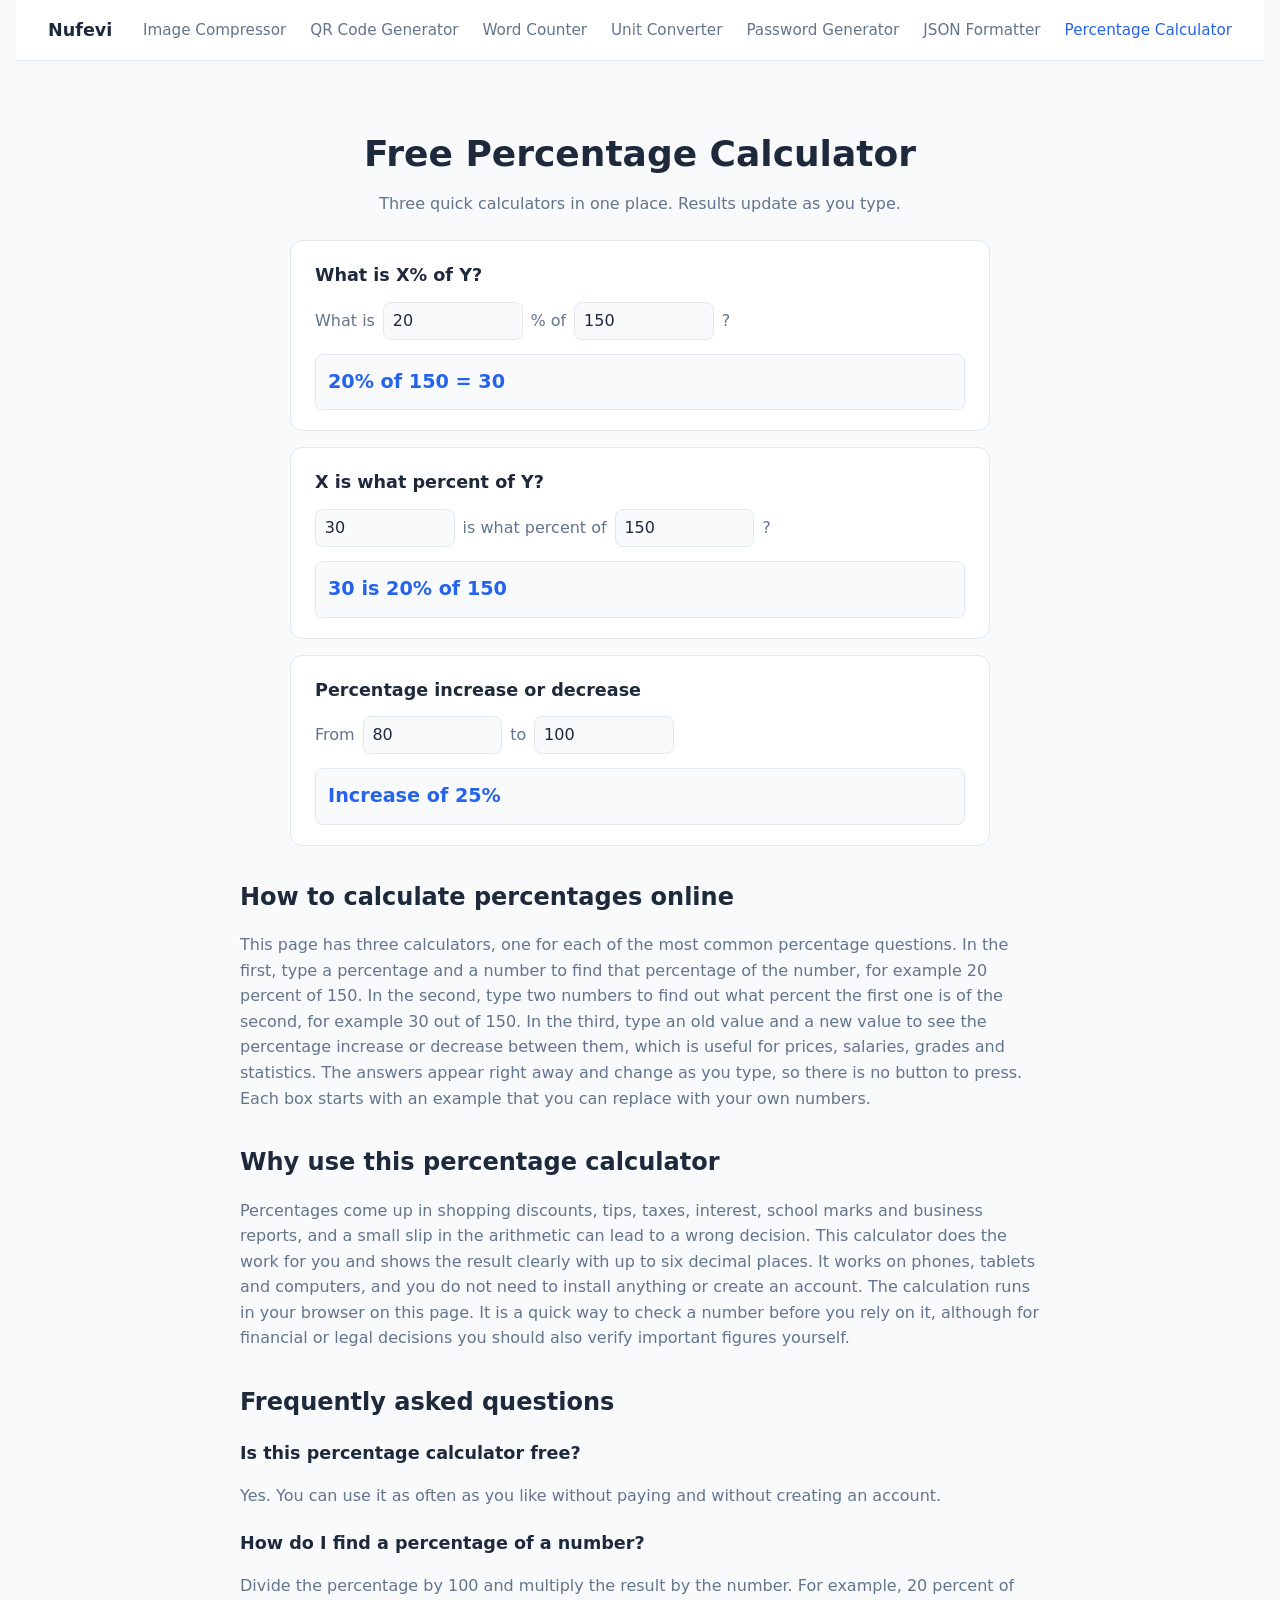
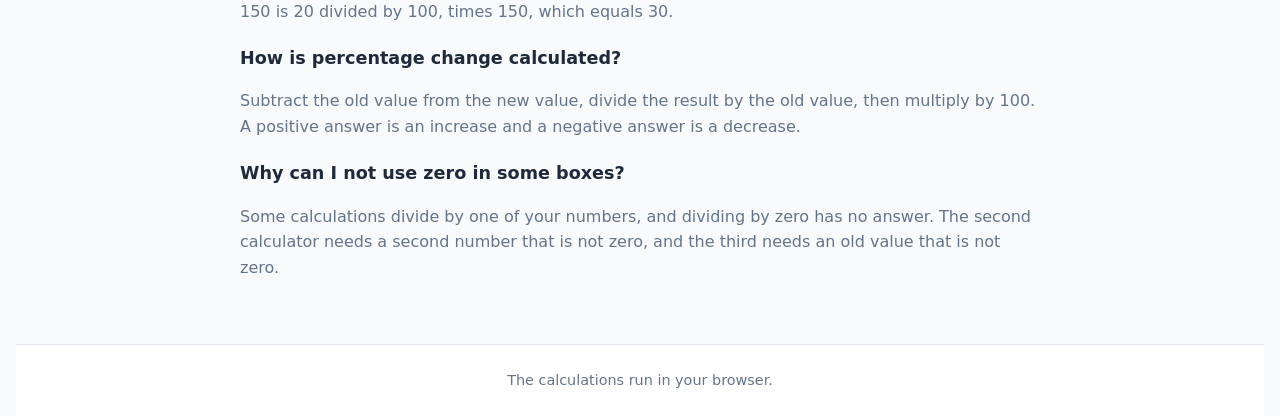
<file: percentage-calculator.html>
<!doctype html>
<html lang="en">
<head>
    <meta charset="UTF-8">
    <meta name="viewport" content="width=device-width, initial-scale=1.0">
    <title>Free Percentage Calculator Online - Percent of, Percent Change</title>
    <meta name="description" content="Calculate percentages instantly. Find X% of a number, what percent one number is of another, and percentage increase or decrease. Free online calculator.">
    <style>
        :root {
            --bg: #f8fafc;
            --fg: #1e293b;
            --accent: #2563eb;
            --card-bg: #ffffff;
            --text-muted: #64748b;
            --border: #e2e8f0;
        }
        @media (prefers-color-scheme: dark) {
            :root:not([data-theme="light"]) {
                --bg: #0f172a;
                --fg: #f1f5f9;
                --accent: #60a5fa;
                --card-bg: #1e293b;
                --text-muted: #94a3b8;
                --border: #334155;
                color-scheme: dark;
            }
        }
        :root[data-theme="dark"] {
            --bg: #0f172a;
            --fg: #f1f5f9;
            --accent: #60a5fa;
            --card-bg: #1e293b;
            --text-muted: #94a3b8;
            --border: #334155;
            color-scheme: dark;
        }
        body {
            background: var(--bg);
            color: var(--fg);
            font-family: system-ui, -apple-system, sans-serif;
            margin: 0;
            padding-left: max(16px, env(safe-area-inset-left, 0px));
            padding-right: max(16px, env(safe-area-inset-right, 0px));
            padding-top: env(safe-area-inset-top, 0px);
            padding-bottom: env(safe-area-inset-bottom, 0px);
            line-height: 1.6;
        }
        nav {
            background: var(--card-bg);
            border-bottom: 1px solid var(--border);
            padding: 1rem 2rem;
            display: flex;
            justify-content: space-between;
            align-items: center;
            flex-wrap: wrap;
            gap: 0.5rem;
        }
        nav .brand {
            font-weight: 700;
            font-size: 1.1rem;
            color: var(--fg);
            text-decoration: none;
        }
        nav .nav-links {
            display: flex;
            gap: 1.5rem;
            list-style: none;
            margin: 0;
            padding: 0;
            flex-wrap: wrap;
        }
        nav .nav-links a {
            color: var(--text-muted);
            text-decoration: none;
            font-size: 0.95rem;
            transition: color 0.2s;
        }
        nav .nav-links a:hover, nav .nav-links a.active {
            color: var(--accent);
        }
        header { padding: 2.5rem 1rem 1.5rem; text-align: center; }
        h1 { font-size: 2.25rem; margin-bottom: 0.5rem; }
        p.subtitle { color: var(--text-muted); max-width: 600px; margin: 0 auto; }
        .tool {
            max-width: 700px;
            margin: 0 auto 2rem;
            display: flex;
            flex-direction: column;
            gap: 1rem;
        }
        .card {
            background: var(--card-bg);
            padding: 1.25rem 1.5rem;
            border-radius: 12px;
            border: 1px solid var(--border);
        }
        .card h2 { font-size: 1.1rem; margin: 0 0 0.75rem; }
        .line {
            display: flex;
            flex-wrap: wrap;
            align-items: center;
            gap: 0.5rem;
            color: var(--text-muted);
        }
        input[type="number"] {
            width: 7.5rem;
            padding: 0.55rem;
            border-radius: 8px;
            border: 1px solid var(--border);
            background: var(--bg);
            color: var(--fg);
            font-size: 1rem;
            font-family: inherit;
        }
        input:focus { outline: 2px solid var(--accent); }
        .result {
            margin-top: 0.85rem;
            padding: 0.75rem;
            background: var(--bg);
            border: 1px solid var(--border);
            border-radius: 8px;
            font-size: 1.2rem;
            font-weight: 700;
            color: var(--accent);
            word-break: break-word;
        }
        .seo-content {
            max-width: 800px;
            margin: 0 auto 4rem;
            padding: 0 1rem;
        }
        .seo-content h2 {
            font-size: 1.5rem;
            margin-top: 2rem;
            margin-bottom: 1rem;
            color: var(--fg);
        }
        .seo-content p { color: var(--text-muted); margin-bottom: 1rem; }
        .faq-item { margin-bottom: 1.25rem; }
        .faq-item h3 { font-size: 1.1rem; margin-bottom: 0.35rem; color: var(--fg); }
        footer {
            background: var(--card-bg);
            border-top: 1px solid var(--border);
            text-align: center;
            padding: 1.5rem;
            color: var(--text-muted);
            font-size: 0.9rem;
        }
    </style>
    <link rel="stylesheet" href="nav.css">
</head>
<body>
    <nav>
        <a href="index.html" class="brand">Nufevi</a>
        <ul class="nav-links">
            <li><a href="index.html">Image Compressor</a></li>
            <li><a href="qr-code.html">QR Code Generator</a></li>
            <li><a href="word-counter.html">Word Counter</a></li>
            <li><a href="unit-converter.html">Unit Converter</a></li>
            <li><a href="password-generator.html">Password Generator</a></li>
            <li><a href="json-formatter.html">JSON Formatter</a></li>
            <li><a href="percentage-calculator.html" class="active">Percentage Calculator</a></li>
        </ul>
    </nav>

    <header>
        <h1>Free Percentage Calculator</h1>
        <p class="subtitle">Three quick calculators in one place. Results update as you type.</p>
    </header>

    <main>
        <div class="tool">
            <div class="card">
                <h2>What is X% of Y?</h2>
                <div class="line">
                    What is <input type="number" id="a1" step="any" value="20" aria-label="Percent"> % of
                    <input type="number" id="b1" step="any" value="150" aria-label="Number"> ?
                </div>
                <div class="result" id="r1"></div>
            </div>

            <div class="card">
                <h2>X is what percent of Y?</h2>
                <div class="line">
                    <input type="number" id="a2" step="any" value="30" aria-label="First number"> is what percent of
                    <input type="number" id="b2" step="any" value="150" aria-label="Second number"> ?
                </div>
                <div class="result" id="r2"></div>
            </div>

            <div class="card">
                <h2>Percentage increase or decrease</h2>
                <div class="line">
                    From <input type="number" id="a3" step="any" value="80" aria-label="Old value"> to
                    <input type="number" id="b3" step="any" value="100" aria-label="New value">
                </div>
                <div class="result" id="r3"></div>
            </div>
        </div>

        <section class="seo-content">
            <h2>How to calculate percentages online</h2>
            <p>This page has three calculators, one for each of the most common percentage questions. In the first, type a percentage and a number to find that percentage of the number, for example 20 percent of 150. In the second, type two numbers to find out what percent the first one is of the second, for example 30 out of 150. In the third, type an old value and a new value to see the percentage increase or decrease between them, which is useful for prices, salaries, grades and statistics. The answers appear right away and change as you type, so there is no button to press. Each box starts with an example that you can replace with your own numbers.</p>

            <h2>Why use this percentage calculator</h2>
            <p>Percentages come up in shopping discounts, tips, taxes, interest, school marks and business reports, and a small slip in the arithmetic can lead to a wrong decision. This calculator does the work for you and shows the result clearly with up to six decimal places. It works on phones, tablets and computers, and you do not need to install anything or create an account. The calculation runs in your browser on this page. It is a quick way to check a number before you rely on it, although for financial or legal decisions you should also verify important figures yourself.</p>

            <h2>Frequently asked questions</h2>

            <div class="faq-item">
                <h3>Is this percentage calculator free?</h3>
                <p>Yes. You can use it as often as you like without paying and without creating an account.</p>
            </div>

            <div class="faq-item">
                <h3>How do I find a percentage of a number?</h3>
                <p>Divide the percentage by 100 and multiply the result by the number. For example, 20 percent of 150 is 20 divided by 100, times 150, which equals 30.</p>
            </div>

            <div class="faq-item">
                <h3>How is percentage change calculated?</h3>
                <p>Subtract the old value from the new value, divide the result by the old value, then multiply by 100. A positive answer is an increase and a negative answer is a decrease.</p>
            </div>

            <div class="faq-item">
                <h3>Why can I not use zero in some boxes?</h3>
                <p>Some calculations divide by one of your numbers, and dividing by zero has no answer. The second calculator needs a second number that is not zero, and the third needs an old value that is not zero.</p>
            </div>
        </section>
    </main>

    <footer>
        The calculations run in your browser.
    </footer>

    <script type="application/ld+json">
    {
      "@context": "https://schema.org",
      "@type": "FAQPage",
      "mainEntity": [
        {
          "@type": "Question",
          "name": "Is this percentage calculator free?",
          "acceptedAnswer": {
            "@type": "Answer",
            "text": "Yes. You can use it as often as you like without paying and without creating an account."
          }
        },
        {
          "@type": "Question",
          "name": "How do I find a percentage of a number?",
          "acceptedAnswer": {
            "@type": "Answer",
            "text": "Divide the percentage by 100 and multiply the result by the number. For example, 20 percent of 150 is 20 divided by 100, times 150, which equals 30."
          }
        },
        {
          "@type": "Question",
          "name": "How is percentage change calculated?",
          "acceptedAnswer": {
            "@type": "Answer",
            "text": "Subtract the old value from the new value, divide the result by the old value, then multiply by 100. A positive answer is an increase and a negative answer is a decrease."
          }
        },
        {
          "@type": "Question",
          "name": "Why can I not use zero in some boxes?",
          "acceptedAnswer": {
            "@type": "Answer",
            "text": "Some calculations divide by one of your numbers, and dividing by zero has no answer. The second calculator needs a second number that is not zero, and the third needs an old value that is not zero."
          }
        }
      ]
    }
    </script>

    <script>
        function num(id) {
            var v = document.getElementById(id).value;
            if (v === '' || isNaN(Number(v))) return null;
            return Number(v);
        }
        function fmt(n) {
            return n.toLocaleString('en-US', { maximumFractionDigits: 6 });
        }
        function calc() {
            var a1 = num('a1'), b1 = num('b1');
            var r1 = document.getElementById('r1');
            if (a1 === null || b1 === null) {
                r1.textContent = 'Enter two numbers';
            } else {
                r1.textContent = fmt(a1) + '% of ' + fmt(b1) + ' = ' + fmt(a1 / 100 * b1);
            }

            var a2 = num('a2'), b2 = num('b2');
            var r2 = document.getElementById('r2');
            if (a2 === null || b2 === null) {
                r2.textContent = 'Enter two numbers';
            } else if (b2 === 0) {
                r2.textContent = 'The second number cannot be zero';
            } else {
                r2.textContent = fmt(a2) + ' is ' + fmt(a2 / b2 * 100) + '% of ' + fmt(b2);
            }

            var a3 = num('a3'), b3 = num('b3');
            var r3 = document.getElementById('r3');
            if (a3 === null || b3 === null) {
                r3.textContent = 'Enter two numbers';
            } else if (a3 === 0) {
                r3.textContent = 'The old value cannot be zero';
            } else {
                var change = (b3 - a3) / Math.abs(a3) * 100;
                if (change > 0) {
                    r3.textContent = 'Increase of ' + fmt(change) + '%';
                } else if (change < 0) {
                    r3.textContent = 'Decrease of ' + fmt(Math.abs(change)) + '%';
                } else {
                    r3.textContent = 'No change (0%)';
                }
            }
        }
        ['a1', 'b1', 'a2', 'b2', 'a3', 'b3'].forEach(function (id) {
            document.getElementById(id).addEventListener('input', calc);
        });
        calc();
    </script>
    <script src="nav.js"></script>
</body>
</html>
</file>
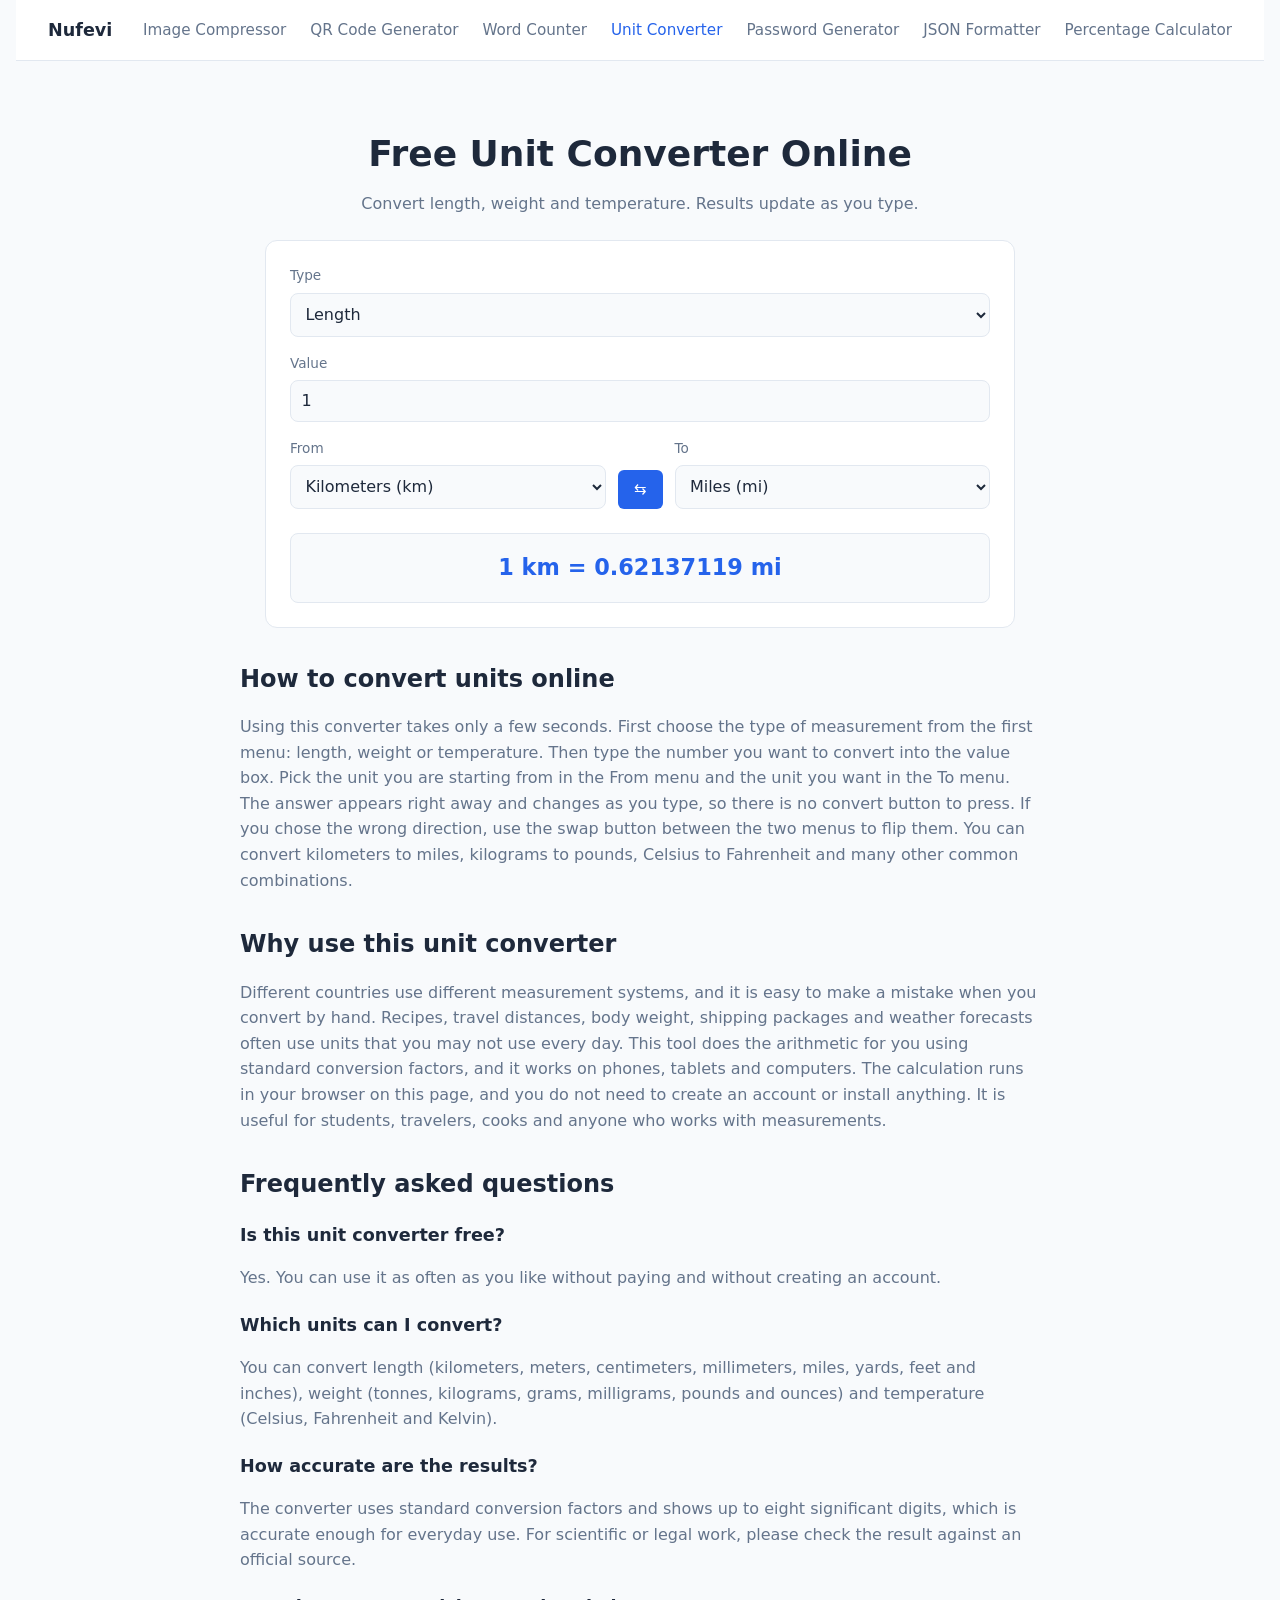
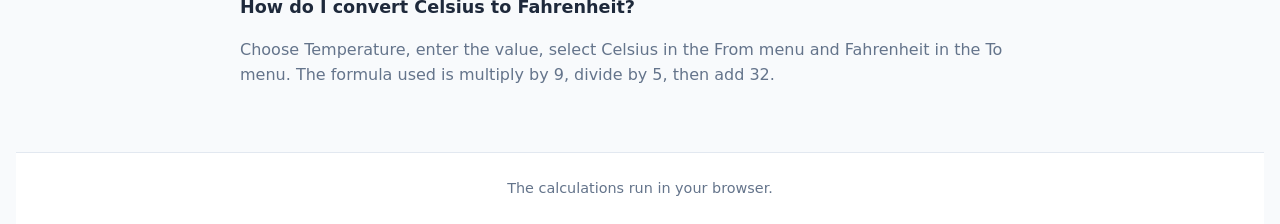
<file: unit-converter.html>
<!doctype html>
<html lang="en">
<head>
    <meta charset="UTF-8">
    <meta name="viewport" content="width=device-width, initial-scale=1.0">
    <title>Free Unit Converter Online - Length, Weight and Temperature</title>
    <meta name="description" content="Convert length, weight and temperature instantly. Free online unit converter for km, miles, kg, pounds, Celsius, Fahrenheit and more.">
    <style>
        :root {
            --bg: #f8fafc;
            --fg: #1e293b;
            --accent: #2563eb;
            --card-bg: #ffffff;
            --text-muted: #64748b;
            --border: #e2e8f0;
        }
        @media (prefers-color-scheme: dark) {
            :root:not([data-theme="light"]) {
                --bg: #0f172a;
                --fg: #f1f5f9;
                --accent: #60a5fa;
                --card-bg: #1e293b;
                --text-muted: #94a3b8;
                --border: #334155;
                color-scheme: dark;
            }
        }
        :root[data-theme="dark"] {
            --bg: #0f172a;
            --fg: #f1f5f9;
            --accent: #60a5fa;
            --card-bg: #1e293b;
            --text-muted: #94a3b8;
            --border: #334155;
            color-scheme: dark;
        }
        body {
            background: var(--bg);
            color: var(--fg);
            font-family: system-ui, -apple-system, sans-serif;
            margin: 0;
            padding-left: max(16px, env(safe-area-inset-left, 0px));
            padding-right: max(16px, env(safe-area-inset-right, 0px));
            padding-top: env(safe-area-inset-top, 0px);
            padding-bottom: env(safe-area-inset-bottom, 0px);
            line-height: 1.6;
        }
        nav {
            background: var(--card-bg);
            border-bottom: 1px solid var(--border);
            padding: 1rem 2rem;
            display: flex;
            justify-content: space-between;
            align-items: center;
            flex-wrap: wrap;
            gap: 0.5rem;
        }
        nav .brand {
            font-weight: 700;
            font-size: 1.1rem;
            color: var(--fg);
            text-decoration: none;
        }
        nav .nav-links {
            display: flex;
            gap: 1.5rem;
            list-style: none;
            margin: 0;
            padding: 0;
            flex-wrap: wrap;
        }
        nav .nav-links a {
            color: var(--text-muted);
            text-decoration: none;
            font-size: 0.95rem;
            transition: color 0.2s;
        }
        nav .nav-links a:hover, nav .nav-links a.active {
            color: var(--accent);
        }
        header { padding: 2.5rem 1rem 1.5rem; text-align: center; }
        h1 { font-size: 2.25rem; margin-bottom: 0.5rem; }
        p.subtitle { color: var(--text-muted); max-width: 600px; margin: 0 auto; }
        .tool {
            background: var(--card-bg);
            padding: 1.5rem;
            border-radius: 12px;
            border: 1px solid var(--border);
            max-width: 700px;
            margin: 0 auto 2rem;
        }
        label { display: block; font-size: 0.85rem; color: var(--text-muted); margin-bottom: 0.35rem; }
        select, input[type="number"] {
            width: 100%;
            box-sizing: border-box;
            padding: 0.65rem;
            border-radius: 8px;
            border: 1px solid var(--border);
            background: var(--bg);
            color: var(--fg);
            font-size: 1rem;
            font-family: inherit;
        }
        select:focus, input:focus { outline: 2px solid var(--accent); }
        .row {
            display: grid;
            grid-template-columns: 1fr auto 1fr;
            gap: 0.75rem;
            align-items: end;
            margin-top: 1rem;
        }
        .field { min-width: 0; }
        button {
            padding: 0.65rem 1rem;
            border-radius: 6px;
            border: none;
            background: var(--accent);
            color: white;
            cursor: pointer;
            font-size: 0.95rem;
        }
        button:hover { opacity: 0.9; }
        .result {
            margin-top: 1.5rem;
            padding: 1rem;
            background: var(--bg);
            border: 1px solid var(--border);
            border-radius: 8px;
            text-align: center;
            font-size: 1.4rem;
            font-weight: 700;
            color: var(--accent);
            word-break: break-word;
        }
        @media (max-width: 560px) {
            .row { grid-template-columns: 1fr; }
        }
        .seo-content {
            max-width: 800px;
            margin: 0 auto 4rem;
            padding: 0 1rem;
        }
        .seo-content h2 {
            font-size: 1.5rem;
            margin-top: 2rem;
            margin-bottom: 1rem;
            color: var(--fg);
        }
        .seo-content p { color: var(--text-muted); margin-bottom: 1rem; }
        .faq-item { margin-bottom: 1.25rem; }
        .faq-item h3 { font-size: 1.1rem; margin-bottom: 0.35rem; color: var(--fg); }
        footer {
            background: var(--card-bg);
            border-top: 1px solid var(--border);
            text-align: center;
            padding: 1.5rem;
            color: var(--text-muted);
            font-size: 0.9rem;
        }
    </style>
    <link rel="stylesheet" href="nav.css">
</head>
<body>
    <nav>
        <a href="index.html" class="brand">Nufevi</a>
        <ul class="nav-links">
            <li><a href="index.html">Image Compressor</a></li>
            <li><a href="qr-code.html">QR Code Generator</a></li>
            <li><a href="word-counter.html">Word Counter</a></li>
            <li><a href="unit-converter.html" class="active">Unit Converter</a></li>
            <li><a href="password-generator.html">Password Generator</a></li>
            <li><a href="json-formatter.html">JSON Formatter</a></li>
            <li><a href="percentage-calculator.html">Percentage Calculator</a></li>
        </ul>
    </nav>

    <header>
        <h1>Free Unit Converter Online</h1>
        <p class="subtitle">Convert length, weight and temperature. Results update as you type.</p>
    </header>

    <main>
        <div class="tool">
            <div class="field">
                <label for="category">Type</label>
                <select id="category">
                    <option value="length">Length</option>
                    <option value="weight">Weight</option>
                    <option value="temperature">Temperature</option>
                </select>
            </div>

            <div class="field" style="margin-top: 1rem;">
                <label for="value">Value</label>
                <input type="number" id="value" value="1" step="any">
            </div>

            <div class="row">
                <div class="field">
                    <label for="from">From</label>
                    <select id="from"></select>
                </div>
                <button id="swap" title="Swap units" aria-label="Swap units">&#8646;</button>
                <div class="field">
                    <label for="to">To</label>
                    <select id="to"></select>
                </div>
            </div>

            <div class="result" id="result">0</div>
        </div>

        <section class="seo-content">
            <h2>How to convert units online</h2>
            <p>Using this converter takes only a few seconds. First choose the type of measurement from the first menu: length, weight or temperature. Then type the number you want to convert into the value box. Pick the unit you are starting from in the From menu and the unit you want in the To menu. The answer appears right away and changes as you type, so there is no convert button to press. If you chose the wrong direction, use the swap button between the two menus to flip them. You can convert kilometers to miles, kilograms to pounds, Celsius to Fahrenheit and many other common combinations.</p>

            <h2>Why use this unit converter</h2>
            <p>Different countries use different measurement systems, and it is easy to make a mistake when you convert by hand. Recipes, travel distances, body weight, shipping packages and weather forecasts often use units that you may not use every day. This tool does the arithmetic for you using standard conversion factors, and it works on phones, tablets and computers. The calculation runs in your browser on this page, and you do not need to create an account or install anything. It is useful for students, travelers, cooks and anyone who works with measurements.</p>

            <h2>Frequently asked questions</h2>

            <div class="faq-item">
                <h3>Is this unit converter free?</h3>
                <p>Yes. You can use it as often as you like without paying and without creating an account.</p>
            </div>

            <div class="faq-item">
                <h3>Which units can I convert?</h3>
                <p>You can convert length (kilometers, meters, centimeters, millimeters, miles, yards, feet and inches), weight (tonnes, kilograms, grams, milligrams, pounds and ounces) and temperature (Celsius, Fahrenheit and Kelvin).</p>
            </div>

            <div class="faq-item">
                <h3>How accurate are the results?</h3>
                <p>The converter uses standard conversion factors and shows up to eight significant digits, which is accurate enough for everyday use. For scientific or legal work, please check the result against an official source.</p>
            </div>

            <div class="faq-item">
                <h3>How do I convert Celsius to Fahrenheit?</h3>
                <p>Choose Temperature, enter the value, select Celsius in the From menu and Fahrenheit in the To menu. The formula used is multiply by 9, divide by 5, then add 32.</p>
            </div>
        </section>
    </main>

    <footer>
        The calculations run in your browser.
    </footer>

    <script type="application/ld+json">
    {
      "@context": "https://schema.org",
      "@type": "FAQPage",
      "mainEntity": [
        {
          "@type": "Question",
          "name": "Is this unit converter free?",
          "acceptedAnswer": {
            "@type": "Answer",
            "text": "Yes. You can use it as often as you like without paying and without creating an account."
          }
        },
        {
          "@type": "Question",
          "name": "Which units can I convert?",
          "acceptedAnswer": {
            "@type": "Answer",
            "text": "You can convert length (kilometers, meters, centimeters, millimeters, miles, yards, feet and inches), weight (tonnes, kilograms, grams, milligrams, pounds and ounces) and temperature (Celsius, Fahrenheit and Kelvin)."
          }
        },
        {
          "@type": "Question",
          "name": "How accurate are the results?",
          "acceptedAnswer": {
            "@type": "Answer",
            "text": "The converter uses standard conversion factors and shows up to eight significant digits, which is accurate enough for everyday use. For scientific or legal work, please check the result against an official source."
          }
        },
        {
          "@type": "Question",
          "name": "How do I convert Celsius to Fahrenheit?",
          "acceptedAnswer": {
            "@type": "Answer",
            "text": "Choose Temperature, enter the value, select Celsius in the From menu and Fahrenheit in the To menu. The formula used is multiply by 9, divide by 5, then add 32."
          }
        }
      ]
    }
    </script>

    <script>
        var units = {
            length: {
                km: { name: 'Kilometers (km)', f: 1000 },
                m: { name: 'Meters (m)', f: 1 },
                cm: { name: 'Centimeters (cm)', f: 0.01 },
                mm: { name: 'Millimeters (mm)', f: 0.001 },
                mi: { name: 'Miles (mi)', f: 1609.344 },
                yd: { name: 'Yards (yd)', f: 0.9144 },
                ft: { name: 'Feet (ft)', f: 0.3048 },
                inch: { name: 'Inches (in)', f: 0.0254 }
            },
            weight: {
                t: { name: 'Tonnes (t)', f: 1000 },
                kg: { name: 'Kilograms (kg)', f: 1 },
                g: { name: 'Grams (g)', f: 0.001 },
                mg: { name: 'Milligrams (mg)', f: 0.000001 },
                lb: { name: 'Pounds (lb)', f: 0.45359237 },
                oz: { name: 'Ounces (oz)', f: 0.028349523125 }
            },
            temperature: {
                c: { name: 'Celsius (°C)' },
                f: { name: 'Fahrenheit (°F)' },
                k: { name: 'Kelvin (K)' }
            }
        };

        var defaults = {
            length: ['km', 'mi'],
            weight: ['kg', 'lb'],
            temperature: ['c', 'f']
        };

        var categoryEl = document.getElementById('category');
        var valueEl = document.getElementById('value');
        var fromEl = document.getElementById('from');
        var toEl = document.getElementById('to');
        var resultEl = document.getElementById('result');

        function fillUnits() {
            var cat = categoryEl.value;
            var html = '';
            Object.keys(units[cat]).forEach(function (key) {
                html += '<option value="' + key + '">' + units[cat][key].name + '</option>';
            });
            fromEl.innerHTML = html;
            toEl.innerHTML = html;
            fromEl.value = defaults[cat][0];
            toEl.value = defaults[cat][1];
            convert();
        }

        function toCelsius(v, unit) {
            if (unit === 'c') return v;
            if (unit === 'f') return (v - 32) * 5 / 9;
            return v - 273.15;
        }

        function fromCelsius(v, unit) {
            if (unit === 'c') return v;
            if (unit === 'f') return v * 9 / 5 + 32;
            return v + 273.15;
        }

        function shortName(cat, key) {
            var n = units[cat][key].name;
            var m = n.match(/\(([^)]+)\)/);
            return m ? m[1] : n;
        }

        function convert() {
            var cat = categoryEl.value;
            var raw = valueEl.value;
            if (raw === '' || isNaN(Number(raw))) {
                resultEl.textContent = '-';
                return;
            }
            var v = Number(raw);
            var from = fromEl.value;
            var to = toEl.value;
            var out;
            if (cat === 'temperature') {
                out = fromCelsius(toCelsius(v, from), to);
            } else {
                out = v * units[cat][from].f / units[cat][to].f;
            }
            var shown = out.toLocaleString('en-US', { maximumSignificantDigits: 8 });
            resultEl.textContent = v.toLocaleString('en-US', { maximumSignificantDigits: 8 }) + ' ' + shortName(cat, from) + ' = ' + shown + ' ' + shortName(cat, to);
        }

        categoryEl.addEventListener('change', fillUnits);
        valueEl.addEventListener('input', convert);
        fromEl.addEventListener('change', convert);
        toEl.addEventListener('change', convert);
        document.getElementById('swap').addEventListener('click', function () {
            var tmp = fromEl.value;
            fromEl.value = toEl.value;
            toEl.value = tmp;
            convert();
        });

        fillUnits();
    </script>
    <script src="nav.js"></script>
</body>
</html>
</file>
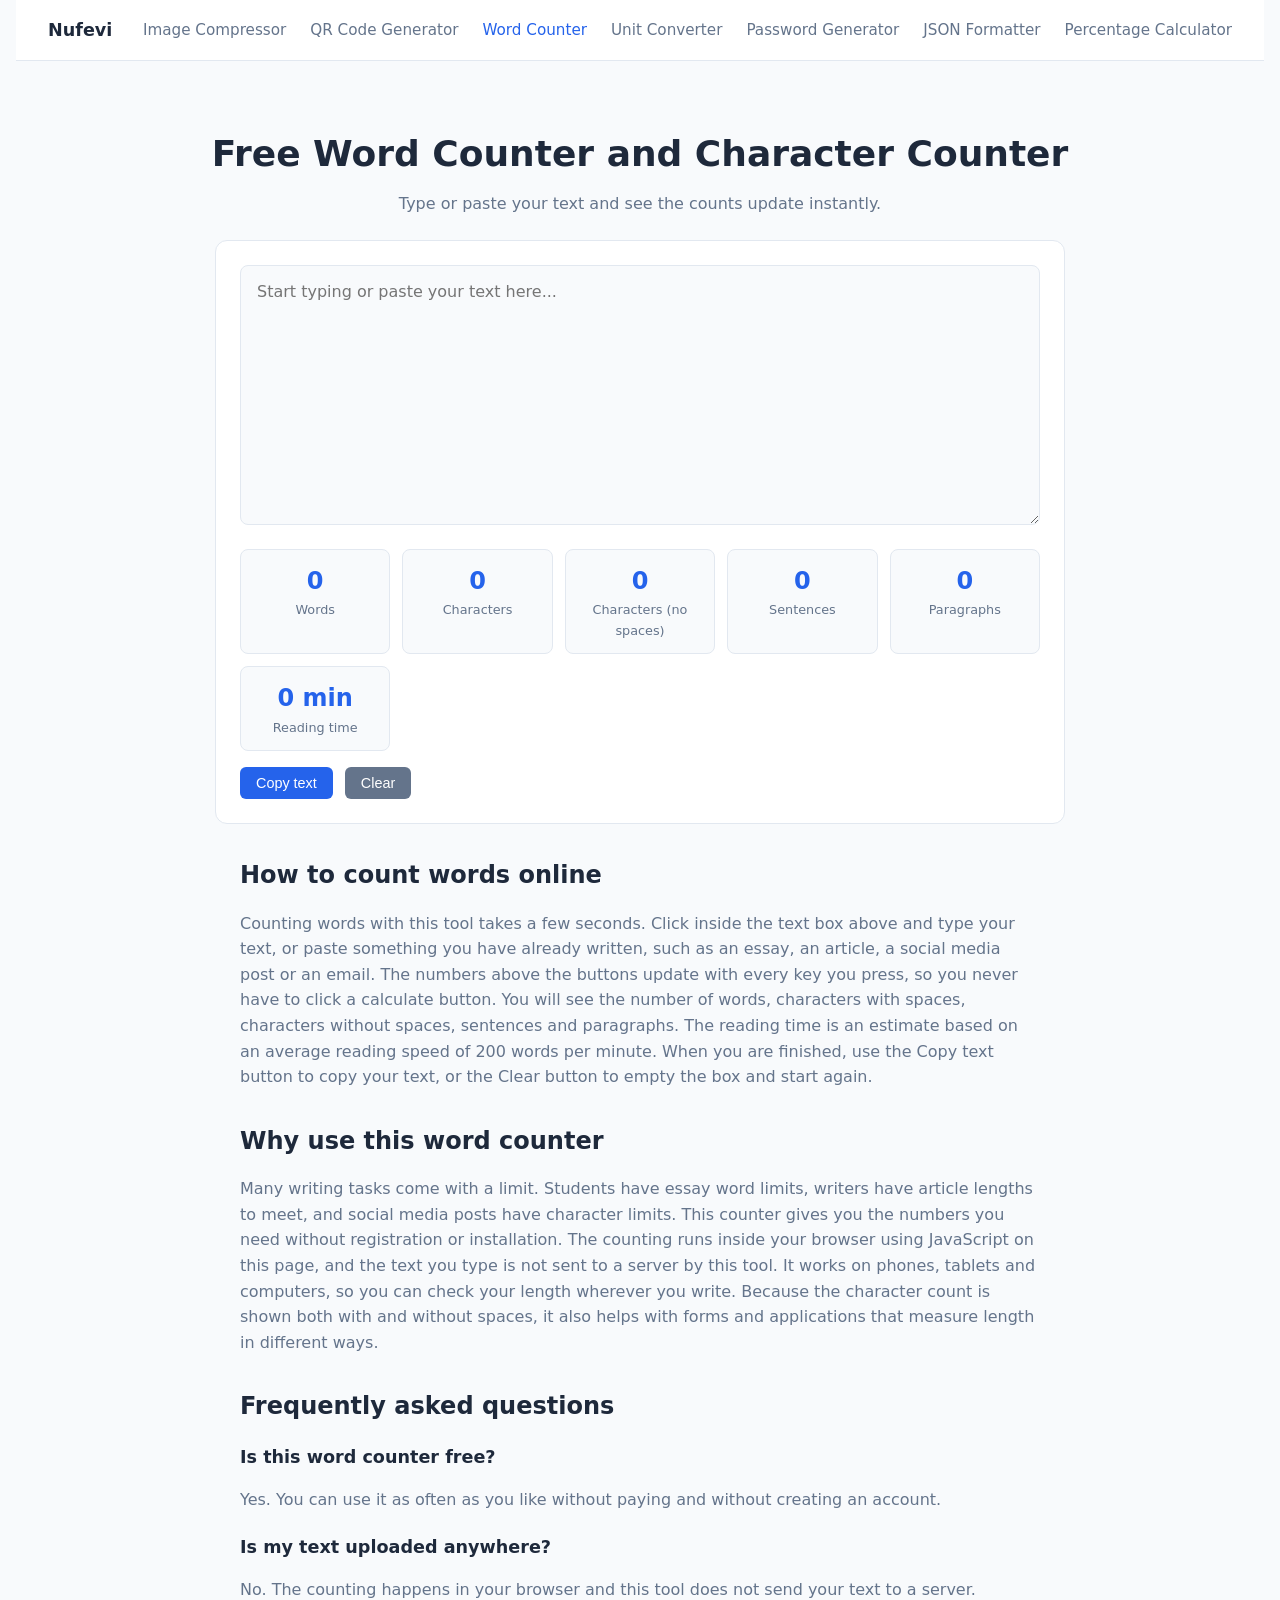
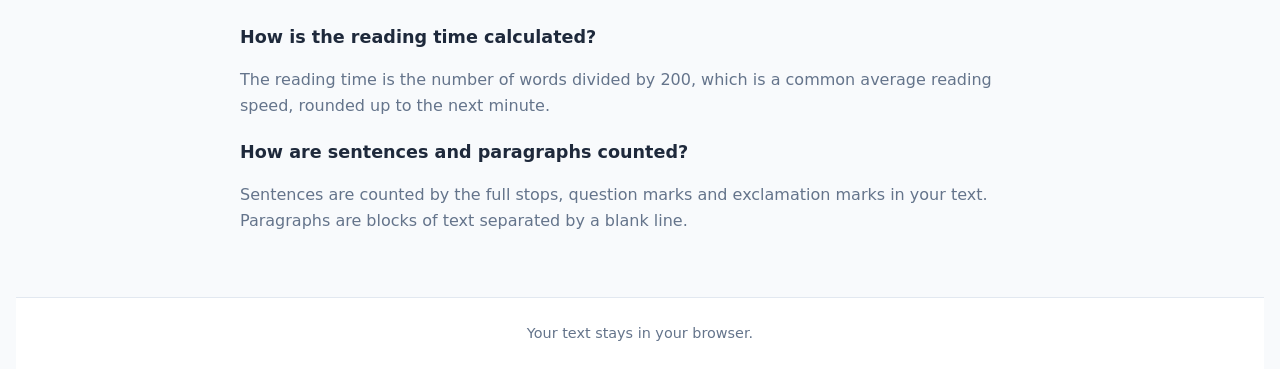
<file: word-counter.html>
<!doctype html>
<html lang="en">
<head>
    <meta charset="UTF-8">
    <meta name="viewport" content="width=device-width, initial-scale=1.0">
    <title>Free Word Counter and Character Counter Online</title>
    <meta name="description" content="Count words, characters, sentences and paragraphs instantly. Free online word counter with reading time. Your text stays in your browser.">
    <style>
        :root {
            --bg: #f8fafc;
            --fg: #1e293b;
            --accent: #2563eb;
            --card-bg: #ffffff;
            --text-muted: #64748b;
            --border: #e2e8f0;
        }
        @media (prefers-color-scheme: dark) {
            :root:not([data-theme="light"]) {
                --bg: #0f172a;
                --fg: #f1f5f9;
                --accent: #60a5fa;
                --card-bg: #1e293b;
                --text-muted: #94a3b8;
                --border: #334155;
                color-scheme: dark;
            }
        }
        :root[data-theme="dark"] {
            --bg: #0f172a;
            --fg: #f1f5f9;
            --accent: #60a5fa;
            --card-bg: #1e293b;
            --text-muted: #94a3b8;
            --border: #334155;
            color-scheme: dark;
        }
        body {
            background: var(--bg);
            color: var(--fg);
            font-family: system-ui, -apple-system, sans-serif;
            margin: 0;
            padding-left: max(16px, env(safe-area-inset-left, 0px));
            padding-right: max(16px, env(safe-area-inset-right, 0px));
            padding-top: env(safe-area-inset-top, 0px);
            padding-bottom: env(safe-area-inset-bottom, 0px);
            line-height: 1.6;
        }
        nav {
            background: var(--card-bg);
            border-bottom: 1px solid var(--border);
            padding: 1rem 2rem;
            display: flex;
            justify-content: space-between;
            align-items: center;
            flex-wrap: wrap;
            gap: 0.5rem;
        }
        nav .brand {
            font-weight: 700;
            font-size: 1.1rem;
            color: var(--fg);
            text-decoration: none;
        }
        nav .nav-links {
            display: flex;
            gap: 1.5rem;
            list-style: none;
            margin: 0;
            padding: 0;
            flex-wrap: wrap;
        }
        nav .nav-links a {
            color: var(--text-muted);
            text-decoration: none;
            font-size: 0.95rem;
            transition: color 0.2s;
        }
        nav .nav-links a:hover, nav .nav-links a.active {
            color: var(--accent);
        }
        header { padding: 2.5rem 1rem 1.5rem; text-align: center; }
        h1 { font-size: 2.25rem; margin-bottom: 0.5rem; }
        p.subtitle { color: var(--text-muted); max-width: 600px; margin: 0 auto; }
        .tool {
            background: var(--card-bg);
            padding: 1.5rem;
            border-radius: 12px;
            border: 1px solid var(--border);
            max-width: 800px;
            margin: 0 auto 2rem;
        }
        textarea {
            width: 100%;
            min-height: 260px;
            box-sizing: border-box;
            padding: 1rem;
            border-radius: 8px;
            border: 1px solid var(--border);
            background: var(--bg);
            color: var(--fg);
            font-size: 1rem;
            font-family: inherit;
            resize: vertical;
        }
        textarea:focus { outline: 2px solid var(--accent); }
        .stats {
            display: grid;
            grid-template-columns: repeat(auto-fit, minmax(150px, 1fr));
            gap: 0.75rem;
            margin: 1rem 0;
        }
        .stat {
            background: var(--bg);
            border: 1px solid var(--border);
            border-radius: 8px;
            padding: 0.75rem;
            text-align: center;
        }
        .stat .num { font-size: 1.5rem; font-weight: 700; color: var(--accent); }
        .stat .label { font-size: 0.8rem; color: var(--text-muted); }
        .actions { display: flex; gap: 0.75rem; }
        button {
            padding: 0.5rem 1rem;
            border-radius: 6px;
            border: none;
            background: var(--accent);
            color: white;
            cursor: pointer;
            font-size: 0.9rem;
        }
        button.secondary { background: var(--text-muted); }
        button:hover { opacity: 0.9; }
        .seo-content {
            max-width: 800px;
            margin: 0 auto 4rem;
            padding: 0 1rem;
        }
        .seo-content h2 {
            font-size: 1.5rem;
            margin-top: 2rem;
            margin-bottom: 1rem;
            color: var(--fg);
        }
        .seo-content p { color: var(--text-muted); margin-bottom: 1rem; }
        .faq-item { margin-bottom: 1.25rem; }
        .faq-item h3 { font-size: 1.1rem; margin-bottom: 0.35rem; color: var(--fg); }
        footer {
            background: var(--card-bg);
            border-top: 1px solid var(--border);
            text-align: center;
            padding: 1.5rem;
            color: var(--text-muted);
            font-size: 0.9rem;
        }
    </style>
    <link rel="stylesheet" href="nav.css">
</head>
<body>
    <nav>
        <a href="index.html" class="brand">Nufevi</a>
        <ul class="nav-links">
            <li><a href="index.html">Image Compressor</a></li>
            <li><a href="qr-code.html">QR Code Generator</a></li>
            <li><a href="word-counter.html" class="active">Word Counter</a></li>
            <li><a href="unit-converter.html">Unit Converter</a></li>
            <li><a href="password-generator.html">Password Generator</a></li>
            <li><a href="json-formatter.html">JSON Formatter</a></li>
            <li><a href="percentage-calculator.html">Percentage Calculator</a></li>
        </ul>
    </nav>

    <header>
        <h1>Free Word Counter and Character Counter</h1>
        <p class="subtitle">Type or paste your text and see the counts update instantly.</p>
    </header>

    <main>
        <div class="tool">
            <textarea id="text" placeholder="Start typing or paste your text here..."></textarea>
            <div class="stats">
                <div class="stat"><div class="num" id="words">0</div><div class="label">Words</div></div>
                <div class="stat"><div class="num" id="chars">0</div><div class="label">Characters</div></div>
                <div class="stat"><div class="num" id="chars-no-space">0</div><div class="label">Characters (no spaces)</div></div>
                <div class="stat"><div class="num" id="sentences">0</div><div class="label">Sentences</div></div>
                <div class="stat"><div class="num" id="paragraphs">0</div><div class="label">Paragraphs</div></div>
                <div class="stat"><div class="num" id="reading">0 min</div><div class="label">Reading time</div></div>
            </div>
            <div class="actions">
                <button id="copy-btn">Copy text</button>
                <button id="clear-btn" class="secondary">Clear</button>
            </div>
        </div>

        <section class="seo-content">
            <h2>How to count words online</h2>
            <p>Counting words with this tool takes a few seconds. Click inside the text box above and type your text, or paste something you have already written, such as an essay, an article, a social media post or an email. The numbers above the buttons update with every key you press, so you never have to click a calculate button. You will see the number of words, characters with spaces, characters without spaces, sentences and paragraphs. The reading time is an estimate based on an average reading speed of 200 words per minute. When you are finished, use the Copy text button to copy your text, or the Clear button to empty the box and start again.</p>

            <h2>Why use this word counter</h2>
            <p>Many writing tasks come with a limit. Students have essay word limits, writers have article lengths to meet, and social media posts have character limits. This counter gives you the numbers you need without registration or installation. The counting runs inside your browser using JavaScript on this page, and the text you type is not sent to a server by this tool. It works on phones, tablets and computers, so you can check your length wherever you write. Because the character count is shown both with and without spaces, it also helps with forms and applications that measure length in different ways.</p>

            <h2>Frequently asked questions</h2>

            <div class="faq-item">
                <h3>Is this word counter free?</h3>
                <p>Yes. You can use it as often as you like without paying and without creating an account.</p>
            </div>

            <div class="faq-item">
                <h3>Is my text uploaded anywhere?</h3>
                <p>No. The counting happens in your browser and this tool does not send your text to a server.</p>
            </div>

            <div class="faq-item">
                <h3>How is the reading time calculated?</h3>
                <p>The reading time is the number of words divided by 200, which is a common average reading speed, rounded up to the next minute.</p>
            </div>

            <div class="faq-item">
                <h3>How are sentences and paragraphs counted?</h3>
                <p>Sentences are counted by the full stops, question marks and exclamation marks in your text. Paragraphs are blocks of text separated by a blank line.</p>
            </div>
        </section>
    </main>

    <footer>
        Your text stays in your browser.
    </footer>

    <script type="application/ld+json">
    {
      "@context": "https://schema.org",
      "@type": "FAQPage",
      "mainEntity": [
        {
          "@type": "Question",
          "name": "Is this word counter free?",
          "acceptedAnswer": {
            "@type": "Answer",
            "text": "Yes. You can use it as often as you like without paying and without creating an account."
          }
        },
        {
          "@type": "Question",
          "name": "Is my text uploaded anywhere?",
          "acceptedAnswer": {
            "@type": "Answer",
            "text": "No. The counting happens in your browser and this tool does not send your text to a server."
          }
        },
        {
          "@type": "Question",
          "name": "How is the reading time calculated?",
          "acceptedAnswer": {
            "@type": "Answer",
            "text": "The reading time is the number of words divided by 200, which is a common average reading speed, rounded up to the next minute."
          }
        },
        {
          "@type": "Question",
          "name": "How are sentences and paragraphs counted?",
          "acceptedAnswer": {
            "@type": "Answer",
            "text": "Sentences are counted by the full stops, question marks and exclamation marks in your text. Paragraphs are blocks of text separated by a blank line."
          }
        }
      ]
    }
    </script>

    <script>
        const textEl = document.getElementById('text');
        const out = {
            words: document.getElementById('words'),
            chars: document.getElementById('chars'),
            noSpace: document.getElementById('chars-no-space'),
            sentences: document.getElementById('sentences'),
            paragraphs: document.getElementById('paragraphs'),
            reading: document.getElementById('reading')
        };

        function update() {
            const text = textEl.value;
            const trimmed = text.trim();
            const words = trimmed ? trimmed.split(/\s+/).length : 0;
            const sentences = text.split(/[.!?]+/).filter(s => s.trim().length > 0).length;
            const paragraphs = text.split(/\n\s*\n/).filter(p => p.trim().length > 0).length;

            out.words.textContent = words;
            out.chars.textContent = text.length;
            out.noSpace.textContent = text.replace(/\s/g, '').length;
            out.sentences.textContent = sentences;
            out.paragraphs.textContent = paragraphs;

            if (words === 0) {
                out.reading.textContent = '0 min';
            } else {
                out.reading.textContent = Math.ceil(words / 200) + ' min';
            }
        }

        textEl.addEventListener('input', update);

        document.getElementById('clear-btn').addEventListener('click', () => {
            textEl.value = '';
            update();
            textEl.focus();
        });

        document.getElementById('copy-btn').addEventListener('click', async () => {
            const btn = document.getElementById('copy-btn');
            try {
                await navigator.clipboard.writeText(textEl.value);
            } catch (e) {
                textEl.select();
                document.execCommand('copy');
            }
            btn.textContent = 'Copied!';
            setTimeout(() => { btn.textContent = 'Copy text'; }, 1500);
        });

        update();
    </script>
    <script src="nav.js"></script>
</body>
</html>
</file>
<file: nav.css>
nav { flex-wrap: wrap; }
.menu-toggle {
    display: none;
    background: var(--accent);
    color: #ffffff;
    border: none;
    border-radius: 6px;
    padding: 0.45rem 0.85rem;
    font-size: 0.95rem;
    cursor: pointer;
}
@media (max-width: 760px) {
    nav { padding: 0.75rem 1rem !important; }
    .menu-toggle { display: inline-block; }
    nav .nav-links {
        display: none !important;
        flex-direction: column;
        width: 100%;
        gap: 0.75rem !important;
        padding-top: 0.75rem !important;
    }
    nav .nav-links.open { display: flex !important; }
}
</file>
